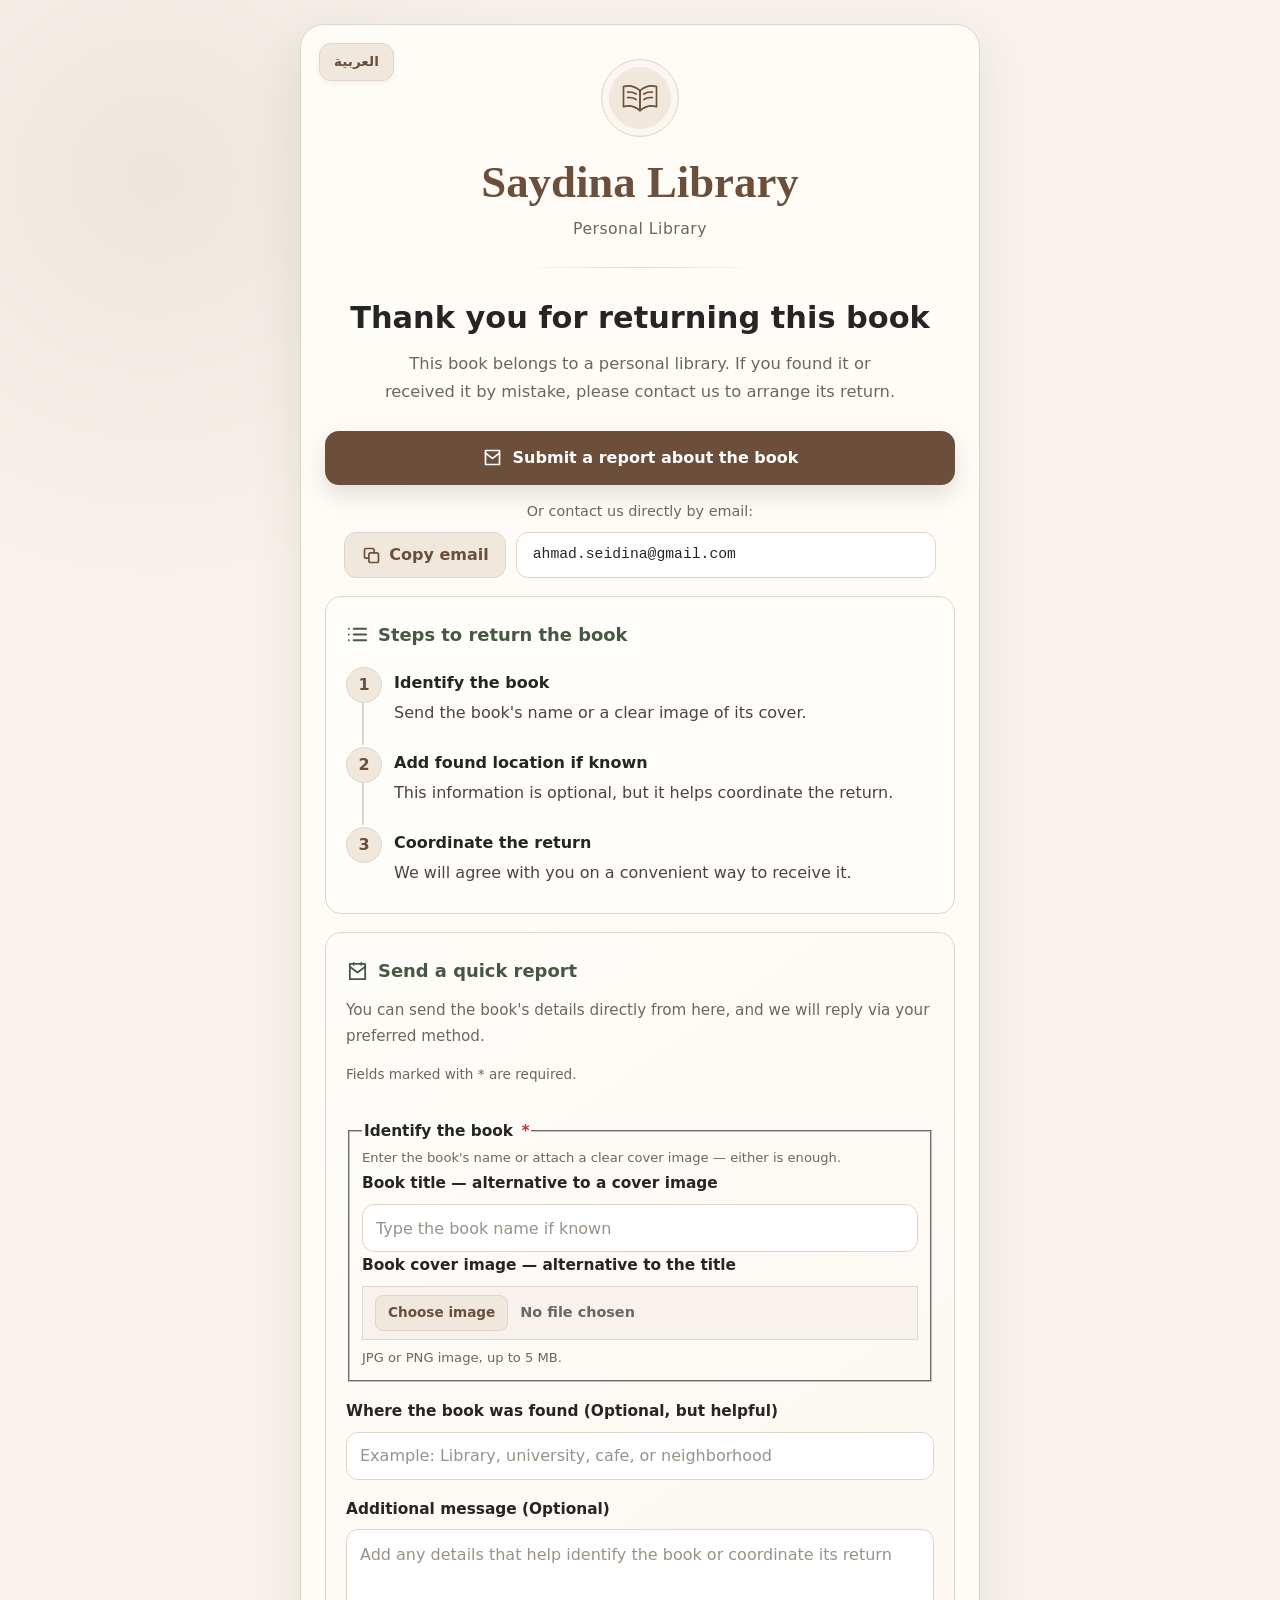
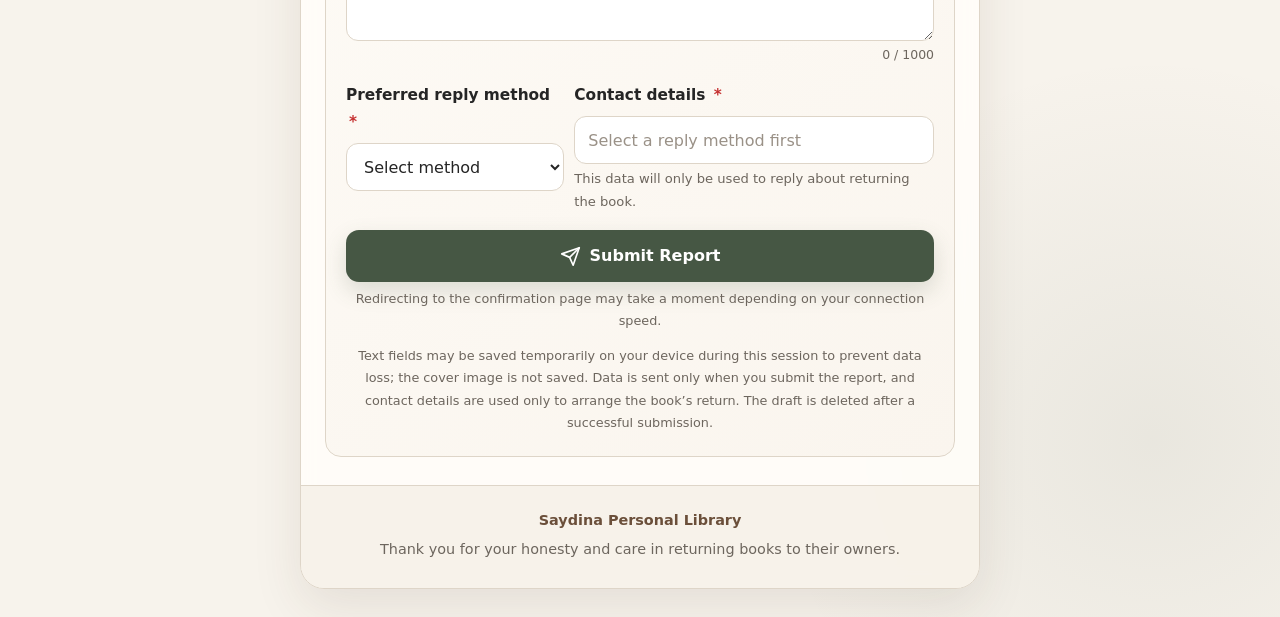
<file: index.html>
<!doctype html>
<html lang="ar" dir="rtl">

<head>
  <meta charset="utf-8">
  <meta name="viewport" content="width=device-width, initial-scale=1, viewport-fit=cover">
  <meta name="theme-color" content="#6B4F3A">
  <meta name="description" content="صفحة تواصل لإعادة كتاب من مكتبة شخصية إلى صاحبه.">
  <title>إعادة كتاب | مكتبة شخصية</title>

  <script>
    (function () {
      let savedLang = null;
      try {
        savedLang = localStorage.getItem("kutub-seidina:language");
      } catch (_) {
        savedLang = null;
      }
      const browserLang = (navigator.language || navigator.userLanguage || "ar").startsWith("ar") ? "ar" : "en";
      const activeLang = (savedLang === "ar" || savedLang === "en") ? savedLang : browserLang;
      document.documentElement.lang = activeLang;
      document.documentElement.dir = activeLang === "ar" ? "rtl" : "ltr";
      document.documentElement.classList.remove("ar-active", "en-active");
      document.documentElement.classList.add(activeLang + "-active");

      const titles = {
        ar: "إعادة كتاب | مكتبة سَيْدِنا",
        en: "Return a Book | Saydina Library"
      };
      document.title = titles[activeLang];

      document.documentElement.classList.add("i18n-pending");

      window.setTimeout(function () {
        document.documentElement.classList.remove("i18n-pending");
      }, 1500);
    })();
  </script>

  <link rel="preconnect" href="https://fonts.googleapis.com">
  <link rel="preconnect" href="https://fonts.gstatic.com" crossorigin>
  <link href="https://fonts.googleapis.com/css2?family=Amiri:wght@700&family=Tajawal:wght@400;500;700&display=swap"
    rel="stylesheet">

  <link rel="stylesheet" href="./assets/css/styles.css">
  <script src="./assets/js/i18n.js" defer></script>
  <script src="./assets/js/main.js" defer></script>
</head>

<body class="page-home">
  <div class="page">
    <div class="shell">
      <header class="hero">
        <button class="lang-switch" id="langSwitch" aria-label="Switch to English" lang="en" hidden>English</button>
        <div class="logo" aria-hidden="true">
          <svg viewBox="0 0 64 64" fill="none" stroke="currentColor" stroke-width="2.4" stroke-linecap="round"
            stroke-linejoin="round">
            <path d="M8 15.5c8.7-2.8 16.6-.7 24 5.8v29.2c-7.4-6.5-15.3-8.6-24-5.8V15.5Z" />
            <path d="M56 15.5c-8.7-2.8-16.6-.7-24 5.8v29.2c7.4-6.5 15.3-8.6 24-5.8V15.5Z" />
            <path
              d="M14 23.5c4.6-.8 8.6.2 12.4 2.7M14 31.5c4.6-.8 8.6.2 12.4 2.7M50 23.5c-4.6-.8-8.6.2-12.4 2.7M50 31.5c-4.6-.8-8.6.2-12.4 2.7" />
          </svg>
        </div>

        <h1 class="library-name" id="libraryName" data-i18n="libraryName">مكتبة سَيْدِنا</h1>
        <p class="library-type" data-i18n="libraryType">مكتبة شخصية</p>
      </header>

      <main>
        <section class="message" aria-labelledby="welcomeTitle">
          <h2 id="welcomeTitle" data-i18n="welcome.title">شكرًا لحرصك على إعادة هذا الكتاب</h2>
          <p data-i18n="welcome.desc">
            هذا الكتاب من مقتنيات مكتبة شخصية. إذا عثرت عليه أو وصل إليك بطريق الخطأ،
            يرجى التواصل معنا لترتيب إعادته.
          </p>
        </section>

        <div class="main-cta-wrap">
          <a class="primary-action" id="reportFormLink" href="#reportFormTitle">
            <svg viewBox="0 0 24 24" fill="none" stroke="currentColor" stroke-width="1.9" stroke-linecap="round"
              stroke-linejoin="round" aria-hidden="true">
              <path d="M4 4h16v16H4z" />
              <path d="m4 7 8 6 8-6" />
            </svg>
            <span data-i18n="mainCta">إرسال بلاغ عن الكتاب</span>
          </a>
        </div>

        <div class="email-alt-section">
          <p class="email-alt-label" data-i18n="emailAltLabel">أو تواصل معنا مباشرة عبر البريد الإلكتروني:</p>
          <div class="email-alt-row">
            <a class="email-address" id="emailButton"
              href="mailto:ahmad.seidina@gmail.com?subject=إعادة%20كتاب%20مفقود&amp;body=مرحباً،%0A%0Aعثرت%20على%20كتاب%20يحمل%20ختم%20مكتبتكم%20وأود%20ترتيب%20إعادته.%0A%0Aتفاصيل%20الكتاب:%0A-%20اسم%20الكتاب:%0A-%20مكان%20العثور%20عليه:%0A%0Aوشكرًا%20لكم.">
              <span id="emailAddress">ahmad.seidina@gmail.com</span>
            </a>
            <button class="copy-button" id="copyEmail" type="button">
              <svg viewBox="0 0 24 24" fill="none" stroke="currentColor" stroke-width="1.9" stroke-linecap="round"
                stroke-linejoin="round" aria-hidden="true">
                <rect x="9" y="9" width="11" height="11" rx="2" />
                <path d="M15 9V6a2 2 0 0 0-2-2H6a2 2 0 0 0-2 2v7a2 2 0 0 0 2 2h3" />
              </svg>
              <span data-i18n="copyEmail">نسخ البريد</span>
            </button>
          </div>
        </div>

        <section class="steps" aria-labelledby="stepsTitle">
          <h2 class="section-title" id="stepsTitle">
            <svg viewBox="0 0 24 24" fill="none" stroke="currentColor" stroke-width="1.9" stroke-linecap="round"
              stroke-linejoin="round" aria-hidden="true">
              <path d="M8 6h13M8 12h13M8 18h13" />
              <path d="M3 6h.01M3 12h.01M3 18h.01" />
            </svg>
            <span data-i18n="steps.title">خطوات إعادة الكتاب</span>
          </h2>

          <ol>
            <li>
              <span class="step-title" data-i18n="steps.step1.title">عرّفنا بالكتاب</span>
              <span class="step-description" data-i18n="steps.step1.desc">أرسل اسم الكتاب أو صورة واضحة لغلافه.</span>
            </li>
            <li>
              <span class="step-title" data-i18n="steps.step2.title">أضف مكان العثور إن كان معروفاً</span>
              <span class="step-description" data-i18n="steps.step2.desc">هذه المعلومة اختيارية، لكنها تساعد على ترتيب
                الإعادة.</span>
            </li>
            <li>
              <span class="step-title" data-i18n="steps.step3.title">نسّق طريقة الإعادة</span>
              <span class="step-description" data-i18n="steps.step3.desc">سنتفق معك على وسيلة مناسبة لاستلامه.</span>
            </li>
          </ol>
        </section>

        <section class="report-form-section" aria-labelledby="reportFormTitle">
          <h2 class="section-title" id="reportFormTitle" tabindex="-1">
            <svg viewBox="0 0 24 24" fill="none" stroke="currentColor" stroke-width="1.9" stroke-linecap="round"
              stroke-linejoin="round" aria-hidden="true">
              <path d="M4 4h16v16H4z" />
              <path d="m4 7 8 6 8-6" />
              <path d="M8 3v2M16 3v2" />
            </svg>
            <span data-i18n="form.title">إرسال بلاغ سريع</span>
          </h2>

          <p class="form-intro" data-i18n="form.description">
            يمكنك إرسال معلومات الكتاب مباشرة من هنا، وسنرد عليك عبر الوسيلة التي تختارها.
          </p>

          <form class="report-form" id="bookReportForm" action="https://formsubmit.co/ahmad.seidina@gmail.com"
            method="POST" enctype="multipart/form-data">
            <input type="hidden" id="submitLang" name="لغة الواجهة" value="العربية">
            <input type="hidden" id="submitSubject" name="_subject" value="بلاغ إعادة كتاب جديد">
            <input type="hidden" id="submitReplyMethod" name="وسيلة التواصل المفضلة" value="">
            <input type="hidden" name="_template" value="table">
            <input type="hidden" id="successRedirect" name="_next" value="https://kutub-seidina.github.io/thanks.html">
            <input type="text" name="_honey" tabindex="-1" autocomplete="off" style="display:none">
            <p class="required-note" data-i18n="form.requiredNote">الحقول المعلّمة بعلامة * مطلوبة.</p>

            <div id="formSummaryError" class="form-summary-error" role="alert" data-i18n="errors.summary" hidden>
              يرجى تصحيح الحقول المحددة أدناه.
            </div>

            <div id="draftNotice" class="draft-notice" aria-live="polite" hidden>
              <div class="draft-notice-content">
                <span class="draft-text" data-i18n="draftNotice.restored">استُعيدت مسودتك من هذه الجلسة.</span>
                <span class="draft-image-warning" id="draftImageWarning" data-i18n="draftNotice.imageWarning"
                  hidden>يرجى إعادة إرفاق صورة غلاف الكتاب.</span>
              </div>
              <button type="button" class="btn-clear-draft" id="clearDraftBtn" data-i18n="draftNotice.deleteBtn">حذف
                المسودة</button>
            </div>

            <fieldset id="bookIdentityGroup" aria-describedby="bookIdentityHint bookIdentityError">
              <legend class="form-legend"><span data-i18n="form.identity.legend">التعرّف على الكتاب</span> <span
                  class="required-asterisk" aria-hidden="true">*</span></legend>
              <p class="field-hint" id="bookIdentityHint" data-i18n="form.identity.hint">أدخل اسم الكتاب أو أرفق صورة
                واضحة لغلافه — يكفي أحدهما.</p>

              <div class="form-field" id="bookIdentityField">
                <label for="bookTitle" data-i18n="form.bookTitle.label">اسم الكتاب — بديل عن الصورة</label>
                <input id="bookTitle" name="اسم الكتاب" type="text" autocomplete="off" maxlength="150" dir="auto"
                  data-i18n-placeholder="form.bookTitle.placeholder" placeholder="اكتب اسم الكتاب إن كان معروفاً">
              </div>

              <div class="form-field" id="bookCoverField">
                <label for="bookCover" data-i18n="form.bookCover.label">صورة غلاف الكتاب — بديل عن الاسم</label>
                <div class="file-input-wrap">
                  <input class="file-input" id="bookCover" name="صورة غلاف الكتاب" type="file"
                    accept=".jpg,.jpeg,.png,image/jpeg,image/png" aria-describedby="bookCoverHint bookCoverError">
                  <label for="bookCover" class="custom-file-btn">
                    <span class="file-btn-text" data-i18n="form.bookCover.btn">اختيار صورة</span>
                    <span class="file-status-text" id="fileStatusText" data-i18n="form.bookCover.noFile">لم يتم اختيار
                      ملف</span>
                  </label>
                  <p class="field-hint" id="bookCoverHint" data-i18n="form.bookCover.hint">صورة JPG أو PNG، وبحجم لا
                    يتجاوز 5 ميجابايت.</p>
                  <p class="field-error" id="bookCoverError" hidden></p>
                  <div class="image-preview" id="imagePreview" aria-live="polite">
                    <img id="imagePreviewThumbnail"
                      src="data:image/svg+xml,%3Csvg xmlns='http://www.w3.org/2000/svg' viewBox='0 0 1 1'%3E%3C/svg%3E"
                      alt="معاينة صورة غلاف الكتاب" data-i18n-alt="form.imagePreviewAlt">
                    <div class="image-preview-details">
                      <span class="image-preview-text" id="imagePreviewName"></span>
                      <button class="remove-image" id="removeImage" type="button" data-i18n="form.removeImage">إزالة
                        الصورة</button>
                    </div>
                  </div>
                </div>
              </div>
              <p class="field-error" id="bookIdentityError" hidden></p>
            </fieldset>

            <div class="form-field" id="foundLocationField">
              <label for="foundLocation" data-i18n="form.foundLocation.label">مكان العثور على الكتاب (اختياري، موصى
                به)</label>
              <input id="foundLocation" name="مكان العثور على الكتاب" type="text" autocomplete="off" maxlength="200"
                dir="auto" data-i18n-placeholder="form.foundLocation.placeholder"
                placeholder="مثال: مكتبة، جامعة، مقهى أو حي">
            </div>

            <div class="form-field" id="reportMessageField">
              <label for="reportMessage"><span data-i18n="form.message.label">رسالة إضافية (اختياري)</span></label>
              <textarea id="reportMessage" name="الرسالة" maxlength="1000" dir="auto" aria-describedby="messageCounter"
                data-i18n-placeholder="form.message.placeholder"
                placeholder="أضف أي تفاصيل تساعد على التعرّف على الكتاب أو ترتيب إعادته"></textarea>
              <div class="counter-row" id="messageCounter" aria-live="polite">0 / 1000</div>
            </div>

            <div class="form-field" id="replyField">
              <div class="reply-grid">
                <div class="reply-control" id="replyMethodField">
                  <label for="replyMethod"><span data-i18n="form.replyMethod.label">وسيلة الرد المفضلة</span> <span
                      class="required-asterisk" aria-hidden="true">*</span></label>
                  <select id="replyMethod" aria-describedby="replyMethodError" required>
                    <option value="" selected disabled data-i18n="form.replyMethod.default">اختر الوسيلة</option>
                    <option value="email" data-i18n="form.replyMethod.email">البريد الإلكتروني</option>
                    <option value="phone" data-i18n="form.replyMethod.phone">واتساب أو اتصال</option>
                    <option value="telegram" data-i18n="form.replyMethod.telegram">تيليغرام</option>
                    <option value="other" data-i18n="form.replyMethod.other">وسيلة أخرى</option>
                  </select>
                  <p class="field-error" id="replyMethodError" hidden></p>
                </div>

                <div class="reply-control" id="replyContactField">
                  <label for="replyContact">
                    <span id="replyContactLabelText" data-i18n="form.replyContact.label.default">بيانات التواصل
                      للرد</span>
                    <span class="required-asterisk" aria-hidden="true">*</span>
                  </label>
                  <input id="replyContact" name="بيانات التواصل" type="text" autocomplete="off" maxlength="120"
                    aria-describedby="replyContactHint replyContactError"
                    data-i18n-placeholder="form.replyContact.placeholder.default" placeholder="اختر وسيلة الرد أولاً"
                    required>
                  <p class="field-hint" id="replyContactHint" data-i18n="form.replyContact.hint.default">لن تُستخدم هذه
                    البيانات إلا للرد بشأن إعادة الكتاب.</p>
                  <p class="field-error" id="replyContactError" hidden></p>
                </div>
              </div>
            </div>

            <button class="submit-report" id="submitReport" type="submit">
              <svg viewBox="0 0 24 24" fill="none" stroke="currentColor" stroke-width="1.9" stroke-linecap="round"
                stroke-linejoin="round" aria-hidden="true">
                <path d="m22 2-7 20-4-9-9-4Z" />
                <path d="M22 2 11 13" />
              </svg>
              <span class="submit-spinner" aria-hidden="true"></span>
              <span class="submit-label" data-i18n="form.submit">إرسال البلاغ</span>
            </button>
            <p class="submit-help" data-i18n="form.submit.help">قد يستغرق الانتقال لصفحة التأكيد لحظات تبعاً لسرعة
              الاتصال لديك.</p>

            <p class="form-note" data-i18n="form.privacy">
              قد تُحفظ الحقول النصية مؤقتًا على جهازك خلال هذه الجلسة لتجنّب فقدانها، دون حفظ صورة الغلاف.
              لا تُرسل البيانات إلا عند إرسال البلاغ، وتُستخدم بيانات التواصل فقط لترتيب إعادة الكتاب.
              تُحذف المسودة بعد نجاح الإرسال.
            </p>
          </form>
        </section>
      </main>

      <footer>
        <strong id="footerLibraryName" data-i18n="footer.libraryName">مكتبة سَيْدِنا الشخصية</strong>
        <span data-i18n="footer.text">شكرًا لأمانتك وحرصك على إعادة الكتب إلى أصحابها.</span>
      </footer>
    </div>

    <noscript>
      <div class="noscript">
        <p>بعض التحسينات، مثل معاينة الصورة والتحقق المخصص، تحتاج إلى JavaScript. يمكنك تعبئة النموذج باستخدام التحقق
          الأساسي للمتصفح، أو التواصل عبر البريد الإلكتروني الموضح أعلاه.</p>
        <p style="margin-top: 8px;">Some features, like image preview and custom validation, require JavaScript. You can
          fill the form using basic browser validation, or contact via the email shown above.</p>
      </div>
    </noscript>
  </div>

  <div class="toast" id="toast" role="status" aria-live="polite" data-i18n="toast.copied">تم نسخ البريد الإلكتروني</div>

  <!-- تم فصل المنطق البرمجي إلى assets/js/main.js -->
</body>

</html>
</file>
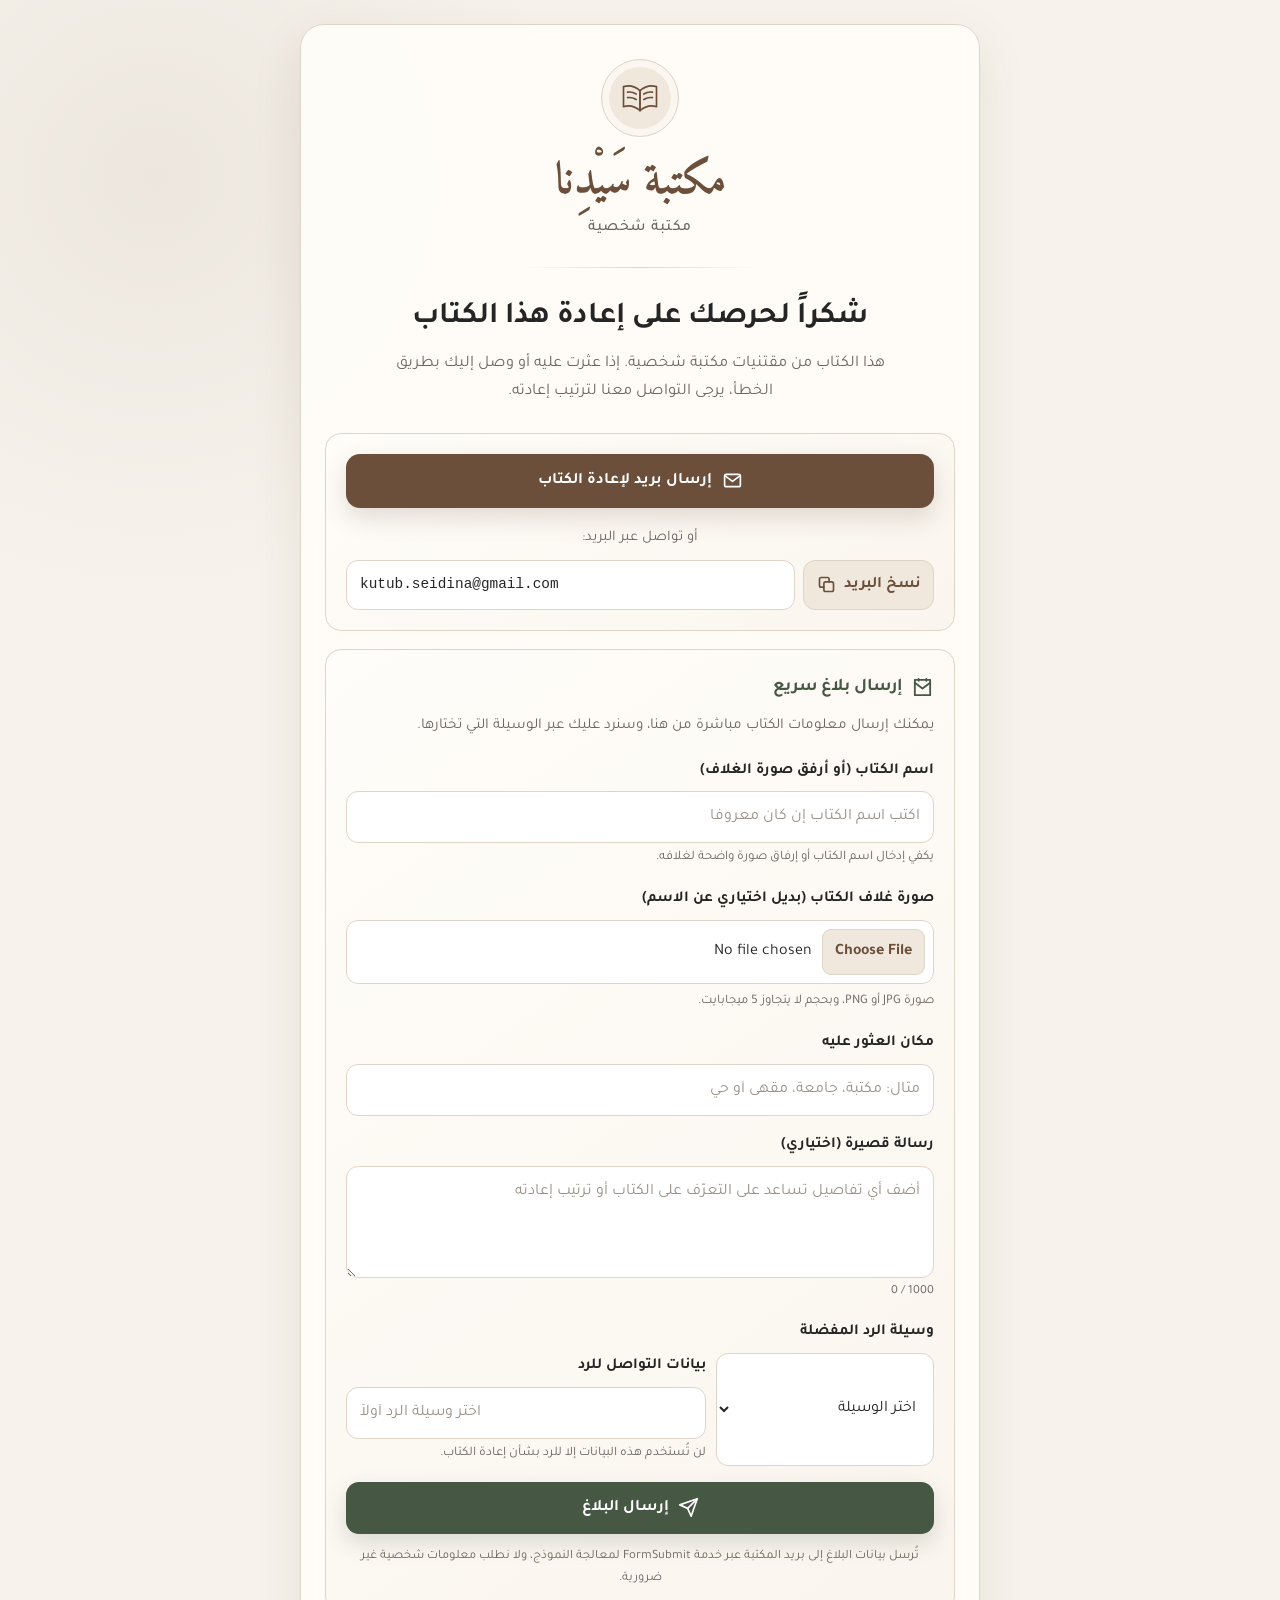
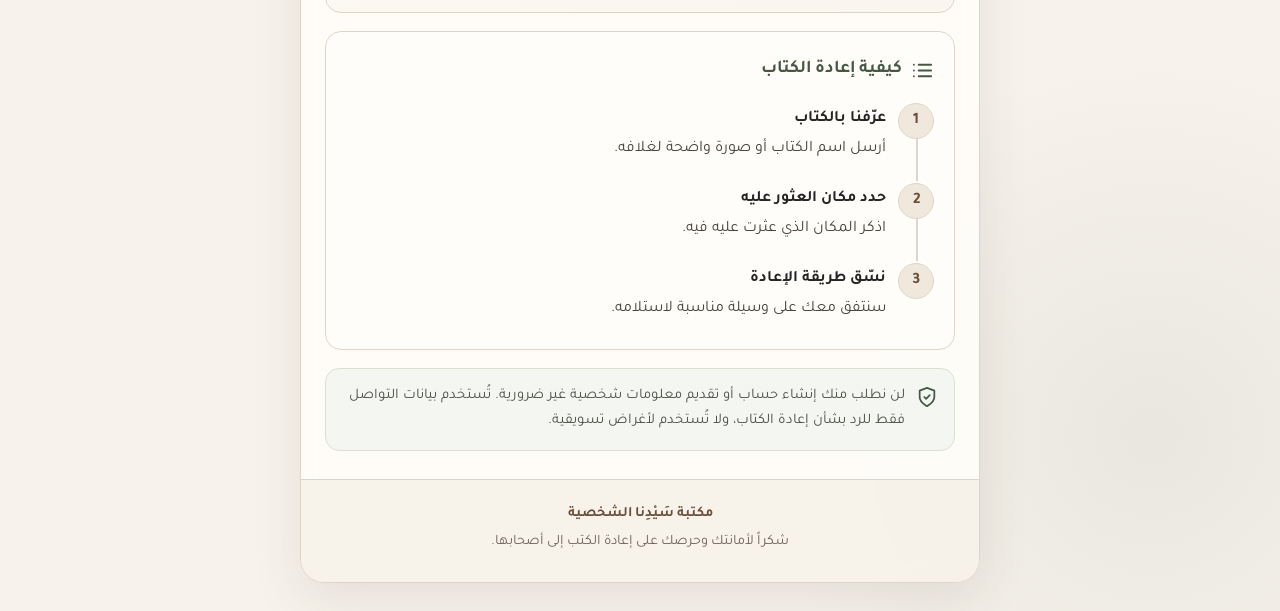
<file: index(6).html>
<!doctype html>
<html lang="ar" dir="rtl">
<head>
  <meta charset="utf-8">
  <meta name="viewport" content="width=device-width, initial-scale=1, viewport-fit=cover">
  <meta name="theme-color" content="#6B4F3A">
  <meta name="description" content="صفحة تواصل لإعادة كتاب من مكتبة شخصية إلى صاحبه.">
  <title>إعادة كتاب | مكتبة شخصية</title>

  <link rel="preconnect" href="https://fonts.googleapis.com">
  <link rel="preconnect" href="https://fonts.gstatic.com" crossorigin>
  <link href="https://fonts.googleapis.com/css2?family=Amiri:wght@700&family=Tajawal:wght@400;500;700&display=swap" rel="stylesheet">

  <style>
    :root {
      --paper: #F7F3EC;
      --card: #FFFDF9;
      --ink: #252525;
      --muted: #6D665E;
      --primary: #6B4F3A;
      --primary-hover: #563D2C;
      --olive: #465744;
      --border: #DED5C8;
      --soft: #F0E8DD;
      --success: #315B3B;
      --shadow: 0 18px 50px rgba(64, 45, 31, 0.10);
      --radius-lg: 24px;
      --radius-md: 16px;
      --focus: 0 0 0 4px rgba(107, 79, 58, 0.20);
    }

    * { box-sizing: border-box; }

    html { scroll-behavior: smooth; }

    body {
      margin: 0;
      min-height: 100vh;
      min-height: 100svh;
      color: var(--ink);
      background:
        radial-gradient(circle at 12% 8%, rgba(107, 79, 58, 0.08), transparent 26rem),
        radial-gradient(circle at 90% 92%, rgba(70, 87, 68, 0.08), transparent 24rem),
        var(--paper);
      font-family: "Tajawal", system-ui, -apple-system, "Segoe UI", sans-serif;
      line-height: 1.75;
      -webkit-font-smoothing: antialiased;
      text-rendering: optimizeLegibility;
    }

    button, a { font: inherit; }
    a { color: inherit; }

    .page {
      width: min(100% - 28px, 680px);
      margin-inline: auto;
      padding: max(24px, env(safe-area-inset-top)) 0 max(28px, env(safe-area-inset-bottom));
    }

    .shell {
      overflow: hidden;
      background: rgba(255, 253, 249, 0.92);
      border: 1px solid var(--border);
      border-radius: var(--radius-lg);
      box-shadow: var(--shadow);
      backdrop-filter: blur(10px);
    }

    .hero {
      position: relative;
      padding: 34px 24px 28px;
      text-align: center;
    }

    .hero::after {
      content: "";
      display: block;
      width: min(240px, 62%);
      height: 1px;
      margin: 24px auto 0;
      background: linear-gradient(90deg, transparent, var(--border), transparent);
    }

    .logo {
      display: grid;
      place-items: center;
      width: 78px;
      height: 78px;
      margin: 0 auto 16px;
      color: var(--primary);
      background: var(--soft);
      border: 1px solid var(--border);
      border-radius: 50%;
      box-shadow: inset 0 0 0 7px rgba(255, 253, 249, 0.72);
    }

    .logo svg { width: 44px; height: 44px; }

    .library-name {
      margin: 0;
      color: var(--primary);
      font-family: "Amiri", Georgia, serif;
      font-size: clamp(2rem, 8vw, 2.8rem);
      line-height: 1.3;
    }

    .library-type {
      margin: 4px 0 0;
      color: var(--muted);
      font-size: 0.98rem;
      font-weight: 500;
      letter-spacing: 0.03em;
    }

    main { padding: 0 24px 28px; }

    .message { text-align: center; }

    .message h2 {
      margin: 0 0 10px;
      font-size: clamp(1.45rem, 5vw, 1.9rem);
      line-height: 1.45;
    }

    .message p {
      max-width: 520px;
      margin: 0 auto;
      color: var(--muted);
      font-size: 1.02rem;
    }

    .contact {
      margin-top: 26px;
      padding: 20px;
      background: linear-gradient(145deg, #FFFDF9, #FAF5EE);
      border: 1px solid var(--border);
      border-radius: var(--radius-md);
    }

    .primary-action {
      display: inline-flex;
      align-items: center;
      justify-content: center;
      gap: 10px;
      width: 100%;
      min-height: 54px;
      padding: 13px 18px;
      color: #fff;
      background: var(--primary);
      border: 0;
      border-radius: 14px;
      text-decoration: none;
      font-weight: 700;
      box-shadow: 0 10px 24px rgba(107, 79, 58, 0.19);
      transition: transform 160ms ease, background 160ms ease, box-shadow 160ms ease;
    }

    .primary-action:hover {
      background: var(--primary-hover);
      box-shadow: 0 13px 28px rgba(107, 79, 58, 0.23);
      transform: translateY(-1px);
    }

    .primary-action:active { transform: translateY(0); }

    .primary-action:focus-visible,
    .copy-button:focus-visible {
      outline: none;
      box-shadow: var(--focus);
    }

    .primary-action svg,
    .copy-button svg {
      flex: 0 0 auto;
      width: 21px;
      height: 21px;
    }

    .email-label {
      margin: 18px 0 8px;
      color: var(--muted);
      text-align: center;
      font-size: 0.92rem;
    }

    .email-row {
      display: flex;
      align-items: stretch;
      gap: 8px;
      direction: ltr;
    }

    .email-address {
      display: flex;
      align-items: center;
      min-width: 0;
      flex: 1;
      padding: 11px 13px;
      overflow-wrap: anywhere;
      color: var(--ink);
      background: #fff;
      border: 1px solid var(--border);
      border-radius: 12px;
      font-family: ui-monospace, SFMono-Regular, Consolas, monospace;
      font-size: 0.9rem;
      text-align: left;
      user-select: all;
    }

    .copy-button {
      display: inline-flex;
      align-items: center;
      justify-content: center;
      gap: 7px;
      min-width: 94px;
      padding: 10px 12px;
      color: var(--primary);
      background: var(--soft);
      border: 1px solid var(--border);
      border-radius: 12px;
      cursor: pointer;
      font-weight: 700;
      transition: background 160ms ease, transform 160ms ease;
    }

    .copy-button:hover { background: #E9DED0; }
    .copy-button:active { transform: scale(0.98); }

    .steps {
      margin-top: 18px;
      padding: 22px 20px;
      background: var(--card);
      border: 1px solid var(--border);
      border-radius: var(--radius-md);
    }

    .section-title {
      display: flex;
      align-items: center;
      gap: 9px;
      margin: 0 0 15px;
      color: var(--olive);
      font-size: 1.12rem;
    }

    .section-title svg { width: 23px; height: 23px; }

    .steps ol {
      display: grid;
      gap: 0;
      margin: 0;
      padding: 0;
      list-style: none;
      counter-reset: return-steps;
    }

    .steps li {
      position: relative;
      min-height: 64px;
      padding: 4px 48px 18px 0;
      color: #49443F;
      counter-increment: return-steps;
    }

    .steps li:last-child {
      min-height: 46px;
      padding-bottom: 4px;
    }

    .steps li::before {
      content: counter(return-steps);
      position: absolute;
      z-index: 1;
      top: 2px;
      right: 0;
      display: grid;
      place-items: center;
      width: 34px;
      height: 34px;
      color: var(--primary);
      background: var(--soft);
      border: 1px solid var(--border);
      border-radius: 50%;
      font-weight: 700;
    }

    .steps li:not(:last-child)::after {
      content: "";
      position: absolute;
      top: 36px;
      right: 16px;
      bottom: 0;
      width: 2px;
      background: var(--border);
    }

    .step-title {
      display: block;
      margin-bottom: 2px;
      color: var(--ink);
      font-weight: 700;
    }

    .step-description {
      display: block;
      color: #49443F;
    }

    .report-form-section {
      margin-top: 18px;
      padding: 22px 20px;
      background: linear-gradient(145deg, #FFFDF9, #FAF5EE);
      border: 1px solid var(--border);
      border-radius: var(--radius-md);
    }

    .form-intro {
      margin: -5px 0 18px;
      color: var(--muted);
      font-size: 0.95rem;
    }

    .report-form {
      display: grid;
      gap: 16px;
    }

    .form-field {
      display: grid;
      gap: 7px;
    }

    .form-field label,
    .form-legend {
      color: var(--ink);
      font-weight: 700;
      font-size: 0.96rem;
    }

    .field-hint {
      margin: -3px 0 0;
      color: var(--muted);
      font-size: 0.82rem;
    }

    .form-field input,
    .form-field select,
    .form-field textarea {
      width: 100%;
      min-height: 48px;
      padding: 11px 13px;
      color: var(--ink);
      background: #fff;
      border: 1px solid var(--border);
      border-radius: 12px;
      outline: none;
      font: inherit;
      transition: border-color 160ms ease, box-shadow 160ms ease;
    }

    .form-field textarea {
      min-height: 112px;
      resize: vertical;
    }

    .form-field input:focus,
    .form-field select:focus,
    .form-field textarea:focus {
      border-color: var(--primary);
      box-shadow: var(--focus);
    }

    .form-field input::placeholder,
    .form-field textarea::placeholder {
      color: #9A9187;
    }

    .reply-grid {
      display: grid;
      grid-template-columns: minmax(0, 0.85fr) minmax(0, 1.4fr);
      gap: 10px;
    }

    .file-input-wrap {
      position: relative;
      display: grid;
      gap: 10px;
    }

    .file-input {
      padding: 8px !important;
      cursor: pointer;
    }

    .file-input::file-selector-button {
      margin-left: 10px;
      padding: 8px 12px;
      color: var(--primary);
      background: var(--soft);
      border: 1px solid var(--border);
      border-radius: 9px;
      cursor: pointer;
      font: inherit;
      font-weight: 700;
    }

    .image-preview {
      display: none;
      align-items: center;
      gap: 12px;
      padding: 10px;
      background: #fff;
      border: 1px solid var(--border);
      border-radius: 12px;
    }

    .image-preview.visible {
      display: flex;
    }

    .image-preview img {
      width: 64px;
      height: 64px;
      flex: 0 0 auto;
      object-fit: cover;
      border: 1px solid var(--border);
      border-radius: 10px;
    }

    .image-preview-text {
      min-width: 0;
      color: var(--muted);
      font-size: 0.84rem;
      overflow-wrap: anywhere;
    }

    .submit-report {
      display: inline-flex;
      align-items: center;
      justify-content: center;
      gap: 9px;
      width: 100%;
      min-height: 52px;
      padding: 12px 18px;
      color: #fff;
      background: var(--olive);
      border: 0;
      border-radius: 13px;
      cursor: pointer;
      font-weight: 700;
      box-shadow: 0 9px 22px rgba(70, 87, 68, 0.18);
      transition: transform 160ms ease, filter 160ms ease;
    }

    .submit-report:hover {
      filter: brightness(0.94);
      transform: translateY(-1px);
    }

    .submit-report:active {
      transform: translateY(0);
    }

    .submit-report:focus-visible {
      outline: none;
      box-shadow: 0 0 0 4px rgba(70, 87, 68, 0.22);
    }

    .submit-report svg {
      width: 21px;
      height: 21px;
    }

    .form-note {
      margin: -4px 0 0;
      color: var(--muted);
      text-align: center;
      font-size: 0.8rem;
    }



    /* تحسينات التحقق وتجربة نموذج البلاغ */
    .field-error {
      margin: -2px 0 0;
      color: #9B2C2C;
      font-size: 0.82rem;
      font-weight: 500;
    }

    .field-error[hidden] {
      display: none;
    }

    .form-field.has-error input,
    .form-field.has-error select,
    .form-field.has-error textarea {
      border-color: #B44B4B;
      box-shadow: 0 0 0 3px rgba(180, 75, 75, 0.12);
    }

    .reply-control {
      display: grid;
      gap: 7px;
      min-width: 0;
    }

    .counter-row {
      display: flex;
      justify-content: flex-end;
      margin-top: -4px;
      color: var(--muted);
      direction: ltr;
      font-size: 0.78rem;
    }

    .image-preview-details {
      display: grid;
      min-width: 0;
      flex: 1;
      gap: 5px;
    }

    .remove-image {
      justify-self: start;
      padding: 4px 9px;
      color: #8B3535;
      background: #FFF4F2;
      border: 1px solid #E8C3BE;
      border-radius: 8px;
      cursor: pointer;
      font: inherit;
      font-size: 0.78rem;
      font-weight: 700;
    }

    .remove-image:hover {
      background: #FCE9E6;
    }

    .submit-report:disabled {
      cursor: wait;
      filter: saturate(0.65);
      opacity: 0.78;
      transform: none;
    }

    .submit-spinner {
      display: none;
      width: 18px;
      height: 18px;
      border: 2px solid rgba(255, 255, 255, 0.42);
      border-top-color: #fff;
      border-radius: 50%;
      animation: submit-spin 750ms linear infinite;
    }

    .submit-report.is-loading > svg {
      display: none;
    }

    .submit-report.is-loading .submit-spinner {
      display: inline-block;
    }

    @keyframes submit-spin {
      to { transform: rotate(360deg); }
    }

    .privacy {
      display: flex;
      align-items: flex-start;
      gap: 11px;
      margin-top: 18px;
      padding: 15px 16px;
      color: #4C514A;
      background: #F4F6F1;
      border: 1px solid #D9E0D4;
      border-radius: 14px;
      font-size: 0.92rem;
    }

    .privacy svg {
      flex: 0 0 auto;
      width: 22px;
      height: 22px;
      margin-top: 2px;
      color: var(--olive);
    }

    .privacy p { margin: 0; }

    footer {
      padding: 22px 24px 26px;
      color: var(--muted);
      background: rgba(240, 232, 221, 0.52);
      border-top: 1px solid var(--border);
      text-align: center;
      font-size: 0.9rem;
    }

    footer strong {
      display: block;
      margin-bottom: 3px;
      color: var(--primary);
      font-weight: 700;
    }

    .toast {
      position: fixed;
      right: 50%;
      bottom: max(22px, env(safe-area-inset-bottom));
      z-index: 10;
      max-width: calc(100% - 32px);
      padding: 11px 16px;
      color: #fff;
      background: var(--success);
      border-radius: 999px;
      box-shadow: 0 10px 30px rgba(37, 37, 37, 0.2);
      opacity: 0;
      pointer-events: none;
      transform: translate(50%, 16px);
      transition: opacity 180ms ease, transform 180ms ease;
    }

    .toast.show {
      opacity: 1;
      transform: translate(50%, 0);
    }

    .noscript {
      margin: 12px 24px 24px;
      padding: 12px;
      color: #6B3D2E;
      background: #FFF2EC;
      border: 1px solid #EDC7B8;
      border-radius: 12px;
      text-align: center;
    }

    @media (max-width: 480px) {
      .page {
        width: min(100% - 18px, 680px);
        padding-top: 10px;
      }
      .shell { border-radius: 20px; }
      .hero { padding: 28px 18px 24px; }
      main { padding-inline: 16px; }
      .contact, .steps, .report-form-section { padding-inline: 15px; }
      .email-row { flex-direction: column; }
      .reply-grid { grid-template-columns: 1fr; }
      .copy-button { width: 100%; min-height: 46px; }
    }

    @media (prefers-reduced-motion: reduce) {
      html { scroll-behavior: auto; }
      *, *::before, *::after {
        transition-duration: 0.01ms !important;
        animation-duration: 0.01ms !important;
        animation-iteration-count: 1 !important;
      }
    }
  </style>
</head>

<body>
  <div class="page">
    <div class="shell">
      <header class="hero">
        <div class="logo" aria-hidden="true">
          <svg viewBox="0 0 64 64" fill="none" stroke="currentColor" stroke-width="2.4" stroke-linecap="round" stroke-linejoin="round">
            <path d="M8 15.5c8.7-2.8 16.6-.7 24 5.8v29.2c-7.4-6.5-15.3-8.6-24-5.8V15.5Z"/>
            <path d="M56 15.5c-8.7-2.8-16.6-.7-24 5.8v29.2c7.4-6.5 15.3-8.6 24-5.8V15.5Z"/>
            <path d="M14 23.5c4.6-.8 8.6.2 12.4 2.7M14 31.5c4.6-.8 8.6.2 12.4 2.7M50 23.5c-4.6-.8-8.6.2-12.4 2.7M50 31.5c-4.6-.8-8.6.2-12.4 2.7"/>
          </svg>
        </div>

        <h1 class="library-name" id="libraryName">مكتبة اسمك</h1>
        <p class="library-type">مكتبة شخصية</p>
      </header>

      <main>
        <section class="message" aria-labelledby="welcomeTitle">
          <h2 id="welcomeTitle">شكراً لحرصك على إعادة هذا الكتاب</h2>
          <p>
            هذا الكتاب من مقتنيات مكتبة شخصية. إذا عثرت عليه أو وصل إليك بطريق الخطأ،
            يرجى التواصل معنا لترتيب إعادته.
          </p>
        </section>

        <section class="contact" aria-label="وسائل التواصل">
          <a class="primary-action" id="emailButton" href="#">
            <svg viewBox="0 0 24 24" fill="none" stroke="currentColor" stroke-width="1.9" stroke-linecap="round" stroke-linejoin="round" aria-hidden="true">
              <rect x="3" y="5" width="18" height="14" rx="2"/>
              <path d="m4 7 8 6 8-6"/>
            </svg>
            <span>إرسال بريد لإعادة الكتاب</span>
          </a>

          <p class="email-label">أو تواصل عبر البريد:</p>

          <div class="email-row">
            <span class="email-address" id="emailAddress">kutub.name@gmail.com</span>
            <button class="copy-button" id="copyEmail" type="button">
              <svg viewBox="0 0 24 24" fill="none" stroke="currentColor" stroke-width="1.9" stroke-linecap="round" stroke-linejoin="round" aria-hidden="true">
                <rect x="9" y="9" width="11" height="11" rx="2"/>
                <path d="M15 9V6a2 2 0 0 0-2-2H6a2 2 0 0 0-2 2v7a2 2 0 0 0 2 2h3"/>
              </svg>
              <span>نسخ البريد</span>
            </button>
          </div>
        </section>

        <section class="report-form-section" aria-labelledby="reportFormTitle">
          <h2 class="section-title" id="reportFormTitle">
            <svg viewBox="0 0 24 24" fill="none" stroke="currentColor" stroke-width="1.9" stroke-linecap="round" stroke-linejoin="round" aria-hidden="true">
              <path d="M4 4h16v16H4z"/>
              <path d="m4 7 8 6 8-6"/>
              <path d="M8 3v2M16 3v2"/>
            </svg>
            إرسال بلاغ سريع
          </h2>

          <p class="form-intro">
            يمكنك إرسال معلومات الكتاب مباشرة من هنا، وسنرد عليك عبر الوسيلة التي تختارها.
          </p>

          <form
            class="report-form"
            id="bookReportForm"
            action="https://formsubmit.co/kutub.seidina@gmail.com"
            method="POST"
            enctype="multipart/form-data"
            novalidate
          >
            <input type="hidden" name="_subject" value="بلاغ جديد عن كتاب تم العثور عليه">
            <input type="hidden" name="_template" value="table">
            <input type="hidden" id="successRedirect" name="_next" value="https://kutub-seidina.github.io/thanks.html">
            <input type="text" name="_honey" tabindex="-1" autocomplete="off" style="display:none">

            <div class="form-field" id="bookIdentityField">
              <label for="bookTitle">اسم الكتاب <span aria-hidden="true">(أو أرفق صورة الغلاف)</span></label>
              <input
                id="bookTitle"
                name="اسم الكتاب"
                type="text"
                autocomplete="off"
                maxlength="150"
                aria-describedby="bookIdentityHint bookIdentityError"
                placeholder="اكتب اسم الكتاب إن كان معروفاً"
              >
              <p class="field-hint" id="bookIdentityHint">يكفي إدخال اسم الكتاب أو إرفاق صورة واضحة لغلافه.</p>
              <p class="field-error" id="bookIdentityError" role="alert" hidden></p>
            </div>

            <div class="form-field" id="bookCoverField">
              <label for="bookCover">صورة غلاف الكتاب <span aria-hidden="true">(بديل اختياري عن الاسم)</span></label>
              <div class="file-input-wrap">
                <input
                  class="file-input"
                  id="bookCover"
                  name="attachment"
                  type="file"
                  accept=".jpg,.jpeg,.png,image/jpeg,image/png"
                  aria-describedby="bookCoverHint bookCoverError"
                >
                <p class="field-hint" id="bookCoverHint">صورة JPG أو PNG، وبحجم لا يتجاوز 5 ميجابايت.</p>
                <p class="field-error" id="bookCoverError" role="alert" hidden></p>
                <div class="image-preview" id="imagePreview" aria-live="polite">
                  <img id="imagePreviewThumbnail" alt="معاينة صورة غلاف الكتاب">
                  <div class="image-preview-details">
                    <span class="image-preview-text" id="imagePreviewName"></span>
                    <button class="remove-image" id="removeImage" type="button">إزالة الصورة</button>
                  </div>
                </div>
              </div>
            </div>

            <div class="form-field" id="foundLocationField">
              <label for="foundLocation">مكان العثور عليه</label>
              <input
                id="foundLocation"
                name="مكان العثور على الكتاب"
                type="text"
                autocomplete="off"
                maxlength="200"
                aria-describedby="foundLocationError"
                placeholder="مثال: مكتبة، جامعة، مقهى أو حي"
                required
              >
              <p class="field-error" id="foundLocationError" role="alert" hidden></p>
            </div>

            <div class="form-field" id="reportMessageField">
              <label for="reportMessage">رسالة قصيرة <span aria-hidden="true">(اختياري)</span></label>
              <textarea
                id="reportMessage"
                name="الرسالة"
                maxlength="1000"
                aria-describedby="messageCounter"
                placeholder="أضف أي تفاصيل تساعد على التعرّف على الكتاب أو ترتيب إعادته"
              ></textarea>
              <div class="counter-row" id="messageCounter" aria-live="polite">0 / 1000</div>
            </div>

            <div class="form-field" id="replyField">
              <label for="replyMethod">وسيلة الرد المفضلة</label>
              <div class="reply-grid">
                <div class="reply-control" id="replyMethodField">
                  <select id="replyMethod" name="وسيلة الرد المفضلة" aria-describedby="replyMethodError" required>
                    <option value="" selected disabled>اختر الوسيلة</option>
                    <option value="البريد الإلكتروني">البريد الإلكتروني</option>
                    <option value="واتساب أو اتصال">واتساب أو اتصال</option>
                    <option value="تيليغرام">تيليغرام</option>
                    <option value="وسيلة أخرى">وسيلة أخرى</option>
                  </select>
                  <p class="field-error" id="replyMethodError" role="alert" hidden></p>
                </div>

                <div class="reply-control" id="replyContactField">
                  <label for="replyContact" id="replyContactLabel">بيانات التواصل للرد</label>
                  <input
                    id="replyContact"
                    name="بيانات التواصل للرد"
                    type="text"
                    autocomplete="off"
                    maxlength="120"
                    aria-describedby="replyContactHint replyContactError"
                    placeholder="اختر وسيلة الرد أولاً"
                    required
                    disabled
                  >
                  <p class="field-hint" id="replyContactHint">لن تُستخدم هذه البيانات إلا للرد بشأن إعادة الكتاب.</p>
                  <p class="field-error" id="replyContactError" role="alert" hidden></p>
                </div>
              </div>
            </div>

            <button class="submit-report" id="submitReport" type="submit">
              <svg viewBox="0 0 24 24" fill="none" stroke="currentColor" stroke-width="1.9" stroke-linecap="round" stroke-linejoin="round" aria-hidden="true">
                <path d="m22 2-7 20-4-9-9-4Z"/>
                <path d="M22 2 11 13"/>
              </svg>
              <span class="submit-spinner" aria-hidden="true"></span>
              <span class="submit-label">إرسال البلاغ</span>
            </button>

            <p class="form-note">
              تُرسل بيانات البلاغ إلى بريد المكتبة عبر خدمة FormSubmit لمعالجة النموذج،
              ولا نطلب معلومات شخصية غير ضرورية.
            </p>
          </form>
        </section>

        <section class="steps" aria-labelledby="stepsTitle">
          <h2 class="section-title" id="stepsTitle">
            <svg viewBox="0 0 24 24" fill="none" stroke="currentColor" stroke-width="1.9" stroke-linecap="round" stroke-linejoin="round" aria-hidden="true">
              <path d="M8 6h13M8 12h13M8 18h13"/>
              <path d="M3 6h.01M3 12h.01M3 18h.01"/>
            </svg>
            كيفية إعادة الكتاب
          </h2>

          <ol>
            <li>
              <span class="step-title">عرّفنا بالكتاب</span>
              <span class="step-description">أرسل اسم الكتاب أو صورة واضحة لغلافه.</span>
            </li>
            <li>
              <span class="step-title">حدد مكان العثور عليه</span>
              <span class="step-description">اذكر المكان الذي عثرت عليه فيه.</span>
            </li>
            <li>
              <span class="step-title">نسّق طريقة الإعادة</span>
              <span class="step-description">سنتفق معك على وسيلة مناسبة لاستلامه.</span>
            </li>
          </ol>
        </section>

        <aside class="privacy" aria-label="ملاحظة الخصوصية">
          <svg viewBox="0 0 24 24" fill="none" stroke="currentColor" stroke-width="1.9" stroke-linecap="round" stroke-linejoin="round" aria-hidden="true">
            <path d="M12 22s8-4 8-10V5l-8-3-8 3v7c0 6 8 10 8 10Z"/>
            <path d="m9 12 2 2 4-4"/>
          </svg>
          <p>
            لن نطلب منك إنشاء حساب أو تقديم معلومات شخصية غير ضرورية.
            تُستخدم بيانات التواصل فقط للرد بشأن إعادة الكتاب، ولا تُستخدم لأغراض تسويقية.
          </p>
        </aside>
      </main>

      <footer>
        <strong id="footerLibraryName">مكتبة اسمك الشخصية</strong>
        شكراً لأمانتك وحرصك على إعادة الكتب إلى أصحابها.
      </footer>
    </div>

    <noscript>
      <div class="noscript">
        يلزم تفعيل JavaScript لاستخدام زر نسخ البريد، ويمكنك مراسلتنا مباشرة عبر البريد الظاهر في الصفحة.
      </div>
    </noscript>
  </div>

  <div class="toast" id="toast" role="status" aria-live="polite">تم نسخ البريد الإلكتروني</div>

  <script>
    /*
      عدّل هاتين القيمتين فقط عند الحاجة:
      1) libraryName: اسمك أو اسم المكتبة
      2) email: البريد الإلكتروني المخصص للمكتبة
    */
    const CONFIG = {
      libraryName: 'سَيْدِنا',
      email: 'kutub.seidina@gmail.com'
    };

    const SITE_URL = "https://kutub-seidina.github.io";
    const MAX_IMAGE_SIZE = 5 * 1024 * 1024;
    const MAX_MESSAGE_LENGTH = 1000;

    const emailSubject = "العثور على كتاب من مكتبتكم";
    const emailBody = `السلام عليكم،

عثرت على كتاب يحمل ختم مكتبتكم، وأرغب في التنسيق لإعادته.

اسم الكتاب:
مكان العثور عليه:
وسيلة التواصل المناسبة:

وشكراً.`;

    const libraryName = document.getElementById("libraryName");
    const footerLibraryName = document.getElementById("footerLibraryName");
    const emailAddress = document.getElementById("emailAddress");
    const emailButton = document.getElementById("emailButton");
    const copyEmail = document.getElementById("copyEmail");
    const toast = document.getElementById("toast");
    const bookReportForm = document.getElementById("bookReportForm");
    const successRedirect = document.getElementById("successRedirect");
    const bookTitle = document.getElementById("bookTitle");
    const bookCover = document.getElementById("bookCover");
    const foundLocation = document.getElementById("foundLocation");
    const reportMessage = document.getElementById("reportMessage");
    const messageCounter = document.getElementById("messageCounter");
    const replyMethod = document.getElementById("replyMethod");
    const replyContact = document.getElementById("replyContact");
    const replyContactLabel = document.getElementById("replyContactLabel");
    const replyContactHint = document.getElementById("replyContactHint");
    const imagePreview = document.getElementById("imagePreview");
    const imagePreviewThumbnail = document.getElementById("imagePreviewThumbnail");
    const imagePreviewName = document.getElementById("imagePreviewName");
    const removeImage = document.getElementById("removeImage");
    const submitButton = document.getElementById("submitReport");
    const submitLabel = submitButton.querySelector(".submit-label");

    const errors = {
      bookIdentity: document.getElementById("bookIdentityError"),
      bookCover: document.getElementById("bookCoverError"),
      foundLocation: document.getElementById("foundLocationError"),
      replyMethod: document.getElementById("replyMethodError"),
      replyContact: document.getElementById("replyContactError")
    };

    libraryName.textContent = `مكتبة ${CONFIG.libraryName}`;
    footerLibraryName.textContent = `مكتبة ${CONFIG.libraryName} الشخصية`;
    emailAddress.textContent = CONFIG.email;
    bookReportForm.action = `https://formsubmit.co/${CONFIG.email}`;
    successRedirect.value = `${SITE_URL}/thanks.html`;

    const mailto =
      `mailto:${CONFIG.email}` +
      `?subject=${encodeURIComponent(emailSubject)}` +
      `&body=${encodeURIComponent(emailBody)}`;

    emailButton.href = mailto;

    let toastTimer;
    let previewObjectUrl = null;
    let selectedImageIsValid = false;
    let imageValidationPromise = Promise.resolve();
    let isSubmitting = false;

    function showToast(message) {
      toast.textContent = message;
      toast.classList.add("show");
      clearTimeout(toastTimer);
      toastTimer = setTimeout(() => toast.classList.remove("show"), 2200);
    }

    function getFieldContainer(control) {
      return control.closest(".reply-control") || control.closest(".form-field");
    }

    function setError(control, errorElement, message) {
      const container = getFieldContainer(control);
      if (container) container.classList.add("has-error");
      control.setAttribute("aria-invalid", "true");
      errorElement.textContent = message;
      errorElement.hidden = false;
    }

    function clearError(control, errorElement) {
      const container = getFieldContainer(control);
      if (container) container.classList.remove("has-error");
      control.removeAttribute("aria-invalid");
      errorElement.textContent = "";
      errorElement.hidden = true;
    }

    function normalizeDigits(value) {
      return value
        .replace(/[٠-٩]/g, digit => String("٠١٢٣٤٥٦٧٨٩".indexOf(digit)))
        .replace(/[۰-۹]/g, digit => String("۰۱۲۳۴۵۶۷۸۹".indexOf(digit)));
    }

    function cleanSingleLine(value) {
      return value.trim().replace(/\s+/g, " ");
    }

    function isValidEmail(value) {
      return /^[^\s@]+@[^\s@]+\.[^\s@]{2,}$/.test(value);
    }

    function normalizePhoneForDisplay(value) {
      return normalizeDigits(value)
        .replace(/[–—−]/g, "-")
        .trim()
        .replace(/\s+/g, " ");
    }

    function isValidPhone(value) {
      const normalized = normalizePhoneForDisplay(value);
      if (!/^[+]?([0-9()\s-]+)$/.test(normalized)) return false;
      if ((normalized.match(/\+/g) || []).length > 1) return false;
      if (normalized.includes("+") && !normalized.startsWith("+")) return false;
      const digits = normalized.replace(/\D/g, "");
      return digits.length >= 8 && digits.length <= 15;
    }

    function isValidTelegram(value) {
      const username = /^@[A-Za-z0-9_]{5,32}$/;
      const link = /^https:\/\/t\.me\/[A-Za-z0-9_]{5,32}\/?$/i;
      return username.test(value) || link.test(value);
    }

    function formatFileSize(bytes) {
      return `${(bytes / (1024 * 1024)).toFixed(bytes < 1024 * 1024 ? 2 : 1)} ميجابايت`;
    }

    function resetImagePreview({ clearInput = false, clearValidation = true } = {}) {
      if (previewObjectUrl) {
        URL.revokeObjectURL(previewObjectUrl);
        previewObjectUrl = null;
      }
      imagePreview.classList.remove("visible");
      imagePreviewThumbnail.removeAttribute("src");
      imagePreviewName.textContent = "";
      selectedImageIsValid = false;
      if (clearInput) bookCover.value = "";
      if (clearValidation) clearError(bookCover, errors.bookCover);
    }

    async function hasValidImageSignature(file) {
      const bytes = new Uint8Array(await file.slice(0, 12).arrayBuffer());
      const isJpeg = bytes.length >= 3 && bytes[0] === 0xFF && bytes[1] === 0xD8 && bytes[2] === 0xFF;
      const isPng = bytes.length >= 8 &&
        bytes[0] === 0x89 && bytes[1] === 0x50 && bytes[2] === 0x4E && bytes[3] === 0x47 &&
        bytes[4] === 0x0D && bytes[5] === 0x0A && bytes[6] === 0x1A && bytes[7] === 0x0A;
      return isJpeg || isPng;
    }

    async function canDecodeImage(file) {
      if ("createImageBitmap" in window) {
        const bitmap = await createImageBitmap(file);
        const valid = bitmap.width > 0 && bitmap.height > 0;
        bitmap.close();
        return valid;
      }

      return new Promise((resolve, reject) => {
        const url = URL.createObjectURL(file);
        const image = new Image();
        image.onload = () => {
          const valid = image.naturalWidth > 0 && image.naturalHeight > 0;
          URL.revokeObjectURL(url);
          resolve(valid);
        };
        image.onerror = () => {
          URL.revokeObjectURL(url);
          reject(new Error("Invalid image"));
        };
        image.src = url;
      });
    }

    async function validateSelectedImage() {
      resetImagePreview({ clearInput: false, clearValidation: true });
      const [file] = bookCover.files;
      if (!file) return true;

      if (file.size === 0) {
        setError(bookCover, errors.bookCover, "ملف الصورة فارغ أو تالف.");
        bookCover.value = "";
        return false;
      }

      if (file.size > MAX_IMAGE_SIZE) {
        setError(bookCover, errors.bookCover, "حجم الصورة يتجاوز 5 ميجابايت.");
        bookCover.value = "";
        showToast("اختر صورة لا يتجاوز حجمها 5 ميجابايت");
        return false;
      }

      const extensionIsValid = /\.(jpe?g|png)$/i.test(file.name);
      const mimeIsValid = file.type === "image/jpeg" || file.type === "image/png" || file.type === "";

      try {
        const signatureIsValid = await hasValidImageSignature(file);
        if (!extensionIsValid || !mimeIsValid || !signatureIsValid || !(await canDecodeImage(file))) {
          throw new Error("Unsupported image");
        }
      } catch {
        setError(bookCover, errors.bookCover, "صيغة الصورة غير مدعومة. استخدم JPG أو PNG سليمة.");
        bookCover.value = "";
        return false;
      }

      selectedImageIsValid = true;
      previewObjectUrl = URL.createObjectURL(file);
      imagePreviewThumbnail.src = previewObjectUrl;
      imagePreviewName.textContent = `${file.name} — ${formatFileSize(file.size)}`;
      imagePreview.classList.add("visible");
      clearError(bookCover, errors.bookCover);
      clearError(bookTitle, errors.bookIdentity);
      return true;
    }

    function updateReplyContactField() {
      clearError(replyMethod, errors.replyMethod);
      clearError(replyContact, errors.replyContact);
      replyContact.disabled = !replyMethod.value;
      replyContact.removeAttribute("pattern");
      replyContact.removeAttribute("inputmode");
      replyContact.dir = "ltr";

      switch (replyMethod.value) {
        case "البريد الإلكتروني":
          replyContactLabel.textContent = "البريد الإلكتروني";
          replyContact.type = "email";
          replyContact.inputMode = "email";
          replyContact.autocomplete = "email";
          replyContact.placeholder = "name@example.com";
          replyContactHint.textContent = "أدخل بريداً يمكننا الرد عليه بشأن إعادة الكتاب.";
          break;
        case "واتساب أو اتصال":
          replyContactLabel.textContent = "رقم الهاتف أو واتساب";
          replyContact.type = "tel";
          replyContact.inputMode = "tel";
          replyContact.autocomplete = "tel";
          replyContact.placeholder = "+966 50 123 4567";
          replyContactHint.textContent = "يمكن كتابة رمز الدولة والمسافات والشرطات، دون حروف.";
          break;
        case "تيليغرام":
          replyContactLabel.textContent = "اسم مستخدم تيليغرام";
          replyContact.type = "text";
          replyContact.inputMode = "text";
          replyContact.autocomplete = "off";
          replyContact.placeholder = "@username أو https://t.me/username";
          replyContactHint.textContent = "اكتب اسم المستخدم مسبوقاً بـ @ أو رابط t.me الكامل.";
          break;
        case "وسيلة أخرى":
          replyContactLabel.textContent = "وسيلة التواصل وتفاصيلها";
          replyContact.type = "text";
          replyContact.inputMode = "text";
          replyContact.autocomplete = "off";
          replyContact.placeholder = "مثال: حساب Signal باسم ...";
          replyContactHint.textContent = "اكتب وصفاً واضحاً لوسيلة التواصل، بخمسة أحرف على الأقل.";
          break;
        default:
          replyContactLabel.textContent = "بيانات التواصل للرد";
          replyContact.type = "text";
          replyContact.autocomplete = "off";
          replyContact.placeholder = "اختر وسيلة الرد أولاً";
          replyContactHint.textContent = "لن تُستخدم هذه البيانات إلا للرد بشأن إعادة الكتاب.";
      }
    }

    function validateBookIdentity() {
      const hasTitle = cleanSingleLine(bookTitle.value).length > 0;
      const hasImage = selectedImageIsValid && bookCover.files.length > 0;
      if (!hasTitle && !hasImage) {
        setError(bookTitle, errors.bookIdentity, "اكتب اسم الكتاب أو أرفق صورة الغلاف.");
        return false;
      }
      clearError(bookTitle, errors.bookIdentity);
      return true;
    }

    function validateFoundLocation() {
      const value = cleanSingleLine(foundLocation.value);
      if (!value) {
        setError(foundLocation, errors.foundLocation, "اذكر المكان الذي عثرت فيه على الكتاب.");
        return false;
      }
      clearError(foundLocation, errors.foundLocation);
      return true;
    }

    function validateReplyMethod() {
      if (!replyMethod.value) {
        setError(replyMethod, errors.replyMethod, "اختر الطريقة التي تفضل أن نتواصل بها معك.");
        return false;
      }
      clearError(replyMethod, errors.replyMethod);
      return true;
    }

    function validateReplyContact() {
      const method = replyMethod.value;
      let value = replyContact.value.trim();

      if (!method) return false;
      if (!value) {
        setError(replyContact, errors.replyContact, "أدخل بيانات التواصل المناسبة للوسيلة المختارة.");
        return false;
      }

      if (method === "البريد الإلكتروني") {
        if (!isValidEmail(value)) {
          setError(replyContact, errors.replyContact, "أدخل بريداً إلكترونياً صحيحاً.");
          return false;
        }
      } else if (method === "واتساب أو اتصال") {
        value = normalizePhoneForDisplay(value);
        replyContact.value = value;
        if (!isValidPhone(value)) {
          setError(replyContact, errors.replyContact, "أدخل رقم هاتف صحيحاً دون حروف، ويمكن إضافة رمز الدولة.");
          return false;
        }
      } else if (method === "تيليغرام") {
        if (!isValidTelegram(value)) {
          setError(replyContact, errors.replyContact, "أدخل اسم مستخدم مثل @username أو رابط https://t.me/username.");
          return false;
        }
      } else if (method === "وسيلة أخرى") {
        if (cleanSingleLine(value).length < 5) {
          setError(replyContact, errors.replyContact, "اكتب وصفاً واضحاً لوسيلة التواصل، بخمسة أحرف على الأقل.");
          return false;
        }
      }

      clearError(replyContact, errors.replyContact);
      return true;
    }

    function getFirstInvalidControl(results) {
      if (!results.bookIdentity) return bookTitle;
      if (!results.image) return bookCover;
      if (!results.location) return foundLocation;
      if (!results.method) return replyMethod;
      if (!results.contact) return replyContact;
      return null;
    }

    async function copyEmailAddress() {
      try {
        await navigator.clipboard.writeText(CONFIG.email);
        showToast("تم نسخ البريد الإلكتروني");
      } catch {
        const range = document.createRange();
        range.selectNodeContents(emailAddress);
        const selection = window.getSelection();
        selection.removeAllRanges();
        selection.addRange(range);

        try {
          document.execCommand("copy");
          selection.removeAllRanges();
          showToast("تم نسخ البريد الإلكتروني");
        } catch {
          showToast("تعذر النسخ؛ حدّد البريد وانسخه يدوياً");
        }
      }
    }

    bookCover.addEventListener("change", () => {
      imageValidationPromise = validateSelectedImage();
    });

    removeImage.addEventListener("click", () => {
      resetImagePreview({ clearInput: true, clearValidation: true });
      if (!cleanSingleLine(bookTitle.value)) {
        setError(bookTitle, errors.bookIdentity, "اكتب اسم الكتاب أو أرفق صورة الغلاف.");
      }
      bookCover.focus();
    });

    bookTitle.addEventListener("input", () => {
      if (cleanSingleLine(bookTitle.value) || selectedImageIsValid) {
        clearError(bookTitle, errors.bookIdentity);
      }
    });

    foundLocation.addEventListener("input", () => {
      if (cleanSingleLine(foundLocation.value)) clearError(foundLocation, errors.foundLocation);
    });

    reportMessage.addEventListener("input", () => {
      messageCounter.textContent = `${reportMessage.value.length} / ${MAX_MESSAGE_LENGTH}`;
    });

    replyMethod.addEventListener("change", () => {
      updateReplyContactField();
      replyContact.focus();
    });

    replyContact.addEventListener("input", () => clearError(replyContact, errors.replyContact));
    replyContact.addEventListener("blur", () => {
      if (replyMethod.value === "واتساب أو اتصال") {
        replyContact.value = normalizePhoneForDisplay(replyContact.value);
      }
    });

    bookReportForm.addEventListener("submit", async event => {
      event.preventDefault();
      if (isSubmitting) return;
      isSubmitting = true;

      try {
        await imageValidationPromise;

        bookTitle.value = cleanSingleLine(bookTitle.value);
        foundLocation.value = cleanSingleLine(foundLocation.value);
        reportMessage.value = reportMessage.value.trim();

        const results = {
          bookIdentity: validateBookIdentity(),
          image: !bookCover.files.length || selectedImageIsValid,
          location: validateFoundLocation(),
          method: validateReplyMethod(),
          contact: validateReplyContact()
        };

        if (!results.image) {
          setError(bookCover, errors.bookCover, "استخدم صورة JPG أو PNG سليمة لا تتجاوز 5 ميجابايت.");
        }

        const firstInvalid = getFirstInvalidControl(results);
        if (firstInvalid) {
          isSubmitting = false;
          firstInvalid.focus();
          firstInvalid.scrollIntoView({ behavior: "smooth", block: "center" });
          return;
        }

        submitButton.disabled = true;
        submitButton.classList.add("is-loading");
        submitLabel.textContent = "جارٍ إرسال البلاغ…";

        HTMLFormElement.prototype.submit.call(bookReportForm);
      } catch {
        isSubmitting = false;
        submitButton.disabled = false;
        submitButton.classList.remove("is-loading");
        submitLabel.textContent = "إرسال البلاغ";
        showToast("تعذر تجهيز البلاغ. حاول مرة أخرى.");
      }
    });

    window.addEventListener("pageshow", () => {
      isSubmitting = false;
      submitButton.disabled = false;
      submitButton.classList.remove("is-loading");
      submitLabel.textContent = "إرسال البلاغ";
    });

    copyEmail.addEventListener("click", copyEmailAddress);
    updateReplyContactField();
  </script>
</body>
</html>
</file>
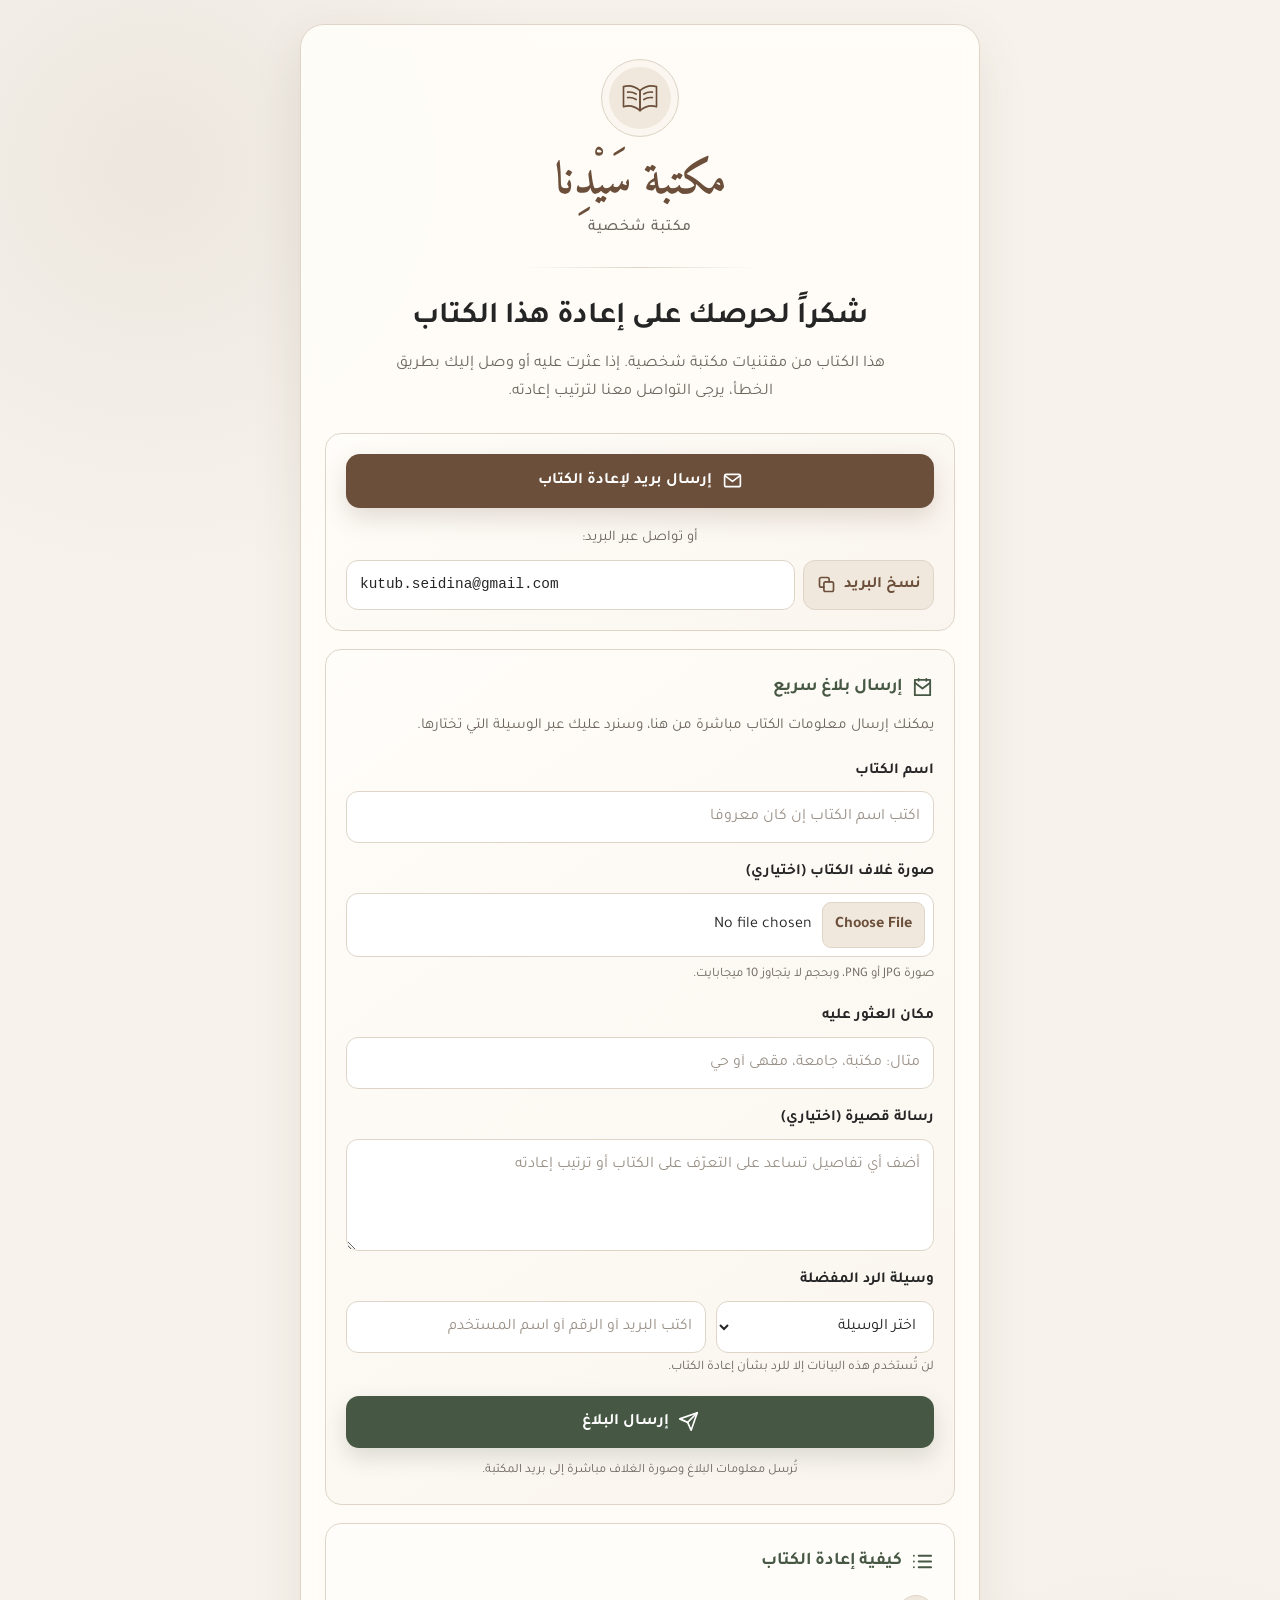
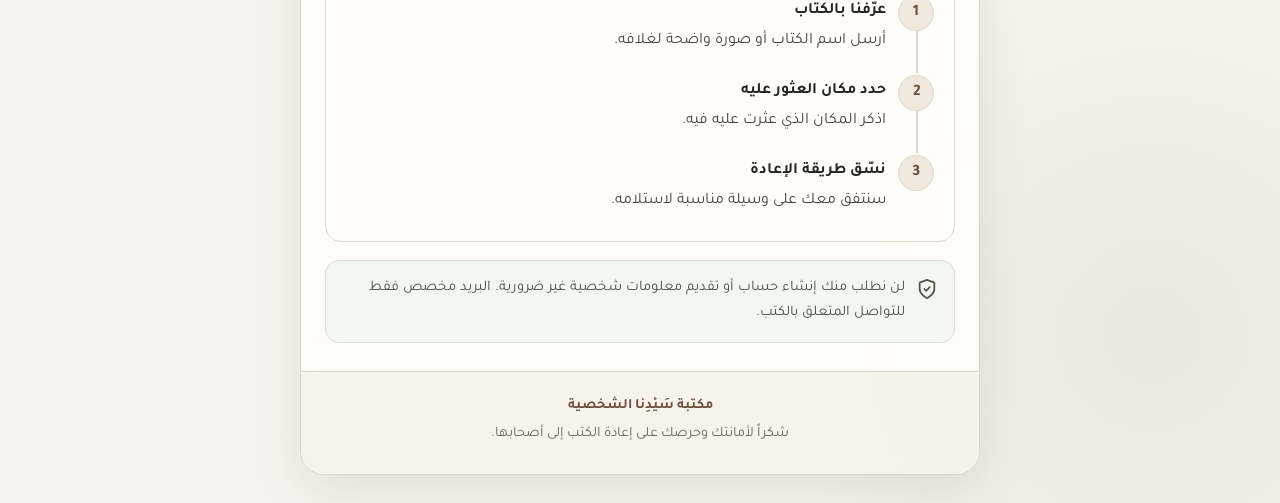
<file: preview.html>
<!doctype html>
<html lang="ar" dir="rtl">
<head>
  <meta charset="utf-8">
  <meta name="viewport" content="width=device-width, initial-scale=1, viewport-fit=cover">
  <meta name="theme-color" content="#6B4F3A">
  <meta name="description" content="صفحة تواصل لإعادة كتاب من مكتبة شخصية إلى صاحبه.">
  <title>إعادة كتاب | مكتبة شخصية</title>

  <link rel="preconnect" href="https://fonts.googleapis.com">
  <link rel="preconnect" href="https://fonts.gstatic.com" crossorigin>
  <link href="https://fonts.googleapis.com/css2?family=Amiri:wght@700&family=Tajawal:wght@400;500;700&display=swap" rel="stylesheet">

  <style>
    :root {
      --paper: #F7F3EC;
      --card: #FFFDF9;
      --ink: #252525;
      --muted: #6D665E;
      --primary: #6B4F3A;
      --primary-hover: #563D2C;
      --olive: #465744;
      --border: #DED5C8;
      --soft: #F0E8DD;
      --success: #315B3B;
      --shadow: 0 18px 50px rgba(64, 45, 31, 0.10);
      --radius-lg: 24px;
      --radius-md: 16px;
      --focus: 0 0 0 4px rgba(107, 79, 58, 0.20);
    }

    * { box-sizing: border-box; }

    html { scroll-behavior: smooth; }

    body {
      margin: 0;
      min-height: 100vh;
      min-height: 100svh;
      color: var(--ink);
      background:
        radial-gradient(circle at 12% 8%, rgba(107, 79, 58, 0.08), transparent 26rem),
        radial-gradient(circle at 90% 92%, rgba(70, 87, 68, 0.08), transparent 24rem),
        var(--paper);
      font-family: "Tajawal", system-ui, -apple-system, "Segoe UI", sans-serif;
      line-height: 1.75;
      -webkit-font-smoothing: antialiased;
      text-rendering: optimizeLegibility;
    }

    button, a { font: inherit; }
    a { color: inherit; }

    .page {
      width: min(100% - 28px, 680px);
      margin-inline: auto;
      padding: max(24px, env(safe-area-inset-top)) 0 max(28px, env(safe-area-inset-bottom));
    }

    .shell {
      overflow: hidden;
      background: rgba(255, 253, 249, 0.92);
      border: 1px solid var(--border);
      border-radius: var(--radius-lg);
      box-shadow: var(--shadow);
      backdrop-filter: blur(10px);
    }

    .hero {
      position: relative;
      padding: 34px 24px 28px;
      text-align: center;
    }

    .hero::after {
      content: "";
      display: block;
      width: min(240px, 62%);
      height: 1px;
      margin: 24px auto 0;
      background: linear-gradient(90deg, transparent, var(--border), transparent);
    }

    .logo {
      display: grid;
      place-items: center;
      width: 78px;
      height: 78px;
      margin: 0 auto 16px;
      color: var(--primary);
      background: var(--soft);
      border: 1px solid var(--border);
      border-radius: 50%;
      box-shadow: inset 0 0 0 7px rgba(255, 253, 249, 0.72);
    }

    .logo svg { width: 44px; height: 44px; }

    .library-name {
      margin: 0;
      color: var(--primary);
      font-family: "Amiri", Georgia, serif;
      font-size: clamp(2rem, 8vw, 2.8rem);
      line-height: 1.3;
    }

    .library-type {
      margin: 4px 0 0;
      color: var(--muted);
      font-size: 0.98rem;
      font-weight: 500;
      letter-spacing: 0.03em;
    }

    main { padding: 0 24px 28px; }

    .message { text-align: center; }

    .message h2 {
      margin: 0 0 10px;
      font-size: clamp(1.45rem, 5vw, 1.9rem);
      line-height: 1.45;
    }

    .message p {
      max-width: 520px;
      margin: 0 auto;
      color: var(--muted);
      font-size: 1.02rem;
    }

    .contact {
      margin-top: 26px;
      padding: 20px;
      background: linear-gradient(145deg, #FFFDF9, #FAF5EE);
      border: 1px solid var(--border);
      border-radius: var(--radius-md);
    }

    .primary-action {
      display: inline-flex;
      align-items: center;
      justify-content: center;
      gap: 10px;
      width: 100%;
      min-height: 54px;
      padding: 13px 18px;
      color: #fff;
      background: var(--primary);
      border: 0;
      border-radius: 14px;
      text-decoration: none;
      font-weight: 700;
      box-shadow: 0 10px 24px rgba(107, 79, 58, 0.19);
      transition: transform 160ms ease, background 160ms ease, box-shadow 160ms ease;
    }

    .primary-action:hover {
      background: var(--primary-hover);
      box-shadow: 0 13px 28px rgba(107, 79, 58, 0.23);
      transform: translateY(-1px);
    }

    .primary-action:active { transform: translateY(0); }

    .primary-action:focus-visible,
    .copy-button:focus-visible {
      outline: none;
      box-shadow: var(--focus);
    }

    .primary-action svg,
    .copy-button svg {
      flex: 0 0 auto;
      width: 21px;
      height: 21px;
    }

    .email-label {
      margin: 18px 0 8px;
      color: var(--muted);
      text-align: center;
      font-size: 0.92rem;
    }

    .email-row {
      display: flex;
      align-items: stretch;
      gap: 8px;
      direction: ltr;
    }

    .email-address {
      display: flex;
      align-items: center;
      min-width: 0;
      flex: 1;
      padding: 11px 13px;
      overflow-wrap: anywhere;
      color: var(--ink);
      background: #fff;
      border: 1px solid var(--border);
      border-radius: 12px;
      font-family: ui-monospace, SFMono-Regular, Consolas, monospace;
      font-size: 0.9rem;
      text-align: left;
      user-select: all;
    }

    .copy-button {
      display: inline-flex;
      align-items: center;
      justify-content: center;
      gap: 7px;
      min-width: 94px;
      padding: 10px 12px;
      color: var(--primary);
      background: var(--soft);
      border: 1px solid var(--border);
      border-radius: 12px;
      cursor: pointer;
      font-weight: 700;
      transition: background 160ms ease, transform 160ms ease;
    }

    .copy-button:hover { background: #E9DED0; }
    .copy-button:active { transform: scale(0.98); }

    .steps {
      margin-top: 18px;
      padding: 22px 20px;
      background: var(--card);
      border: 1px solid var(--border);
      border-radius: var(--radius-md);
    }

    .section-title {
      display: flex;
      align-items: center;
      gap: 9px;
      margin: 0 0 15px;
      color: var(--olive);
      font-size: 1.12rem;
    }

    .section-title svg { width: 23px; height: 23px; }

    .steps ol {
      display: grid;
      gap: 0;
      margin: 0;
      padding: 0;
      list-style: none;
      counter-reset: return-steps;
    }

    .steps li {
      position: relative;
      min-height: 64px;
      padding: 4px 48px 18px 0;
      color: #49443F;
      counter-increment: return-steps;
    }

    .steps li:last-child {
      min-height: 46px;
      padding-bottom: 4px;
    }

    .steps li::before {
      content: counter(return-steps);
      position: absolute;
      z-index: 1;
      top: 2px;
      right: 0;
      display: grid;
      place-items: center;
      width: 34px;
      height: 34px;
      color: var(--primary);
      background: var(--soft);
      border: 1px solid var(--border);
      border-radius: 50%;
      font-weight: 700;
    }

    .steps li:not(:last-child)::after {
      content: "";
      position: absolute;
      top: 36px;
      right: 16px;
      bottom: 0;
      width: 2px;
      background: var(--border);
    }

    .step-title {
      display: block;
      margin-bottom: 2px;
      color: var(--ink);
      font-weight: 700;
    }

    .step-description {
      display: block;
      color: #49443F;
    }

    .report-form-section {
      margin-top: 18px;
      padding: 22px 20px;
      background: linear-gradient(145deg, #FFFDF9, #FAF5EE);
      border: 1px solid var(--border);
      border-radius: var(--radius-md);
    }

    .form-intro {
      margin: -5px 0 18px;
      color: var(--muted);
      font-size: 0.95rem;
    }

    .report-form {
      display: grid;
      gap: 16px;
    }

    .form-field {
      display: grid;
      gap: 7px;
    }

    .form-field label,
    .form-legend {
      color: var(--ink);
      font-weight: 700;
      font-size: 0.96rem;
    }

    .field-hint {
      margin: -3px 0 0;
      color: var(--muted);
      font-size: 0.82rem;
    }

    .form-field input,
    .form-field select,
    .form-field textarea {
      width: 100%;
      min-height: 48px;
      padding: 11px 13px;
      color: var(--ink);
      background: #fff;
      border: 1px solid var(--border);
      border-radius: 12px;
      outline: none;
      font: inherit;
      transition: border-color 160ms ease, box-shadow 160ms ease;
    }

    .form-field textarea {
      min-height: 112px;
      resize: vertical;
    }

    .form-field input:focus,
    .form-field select:focus,
    .form-field textarea:focus {
      border-color: var(--primary);
      box-shadow: var(--focus);
    }

    .form-field input::placeholder,
    .form-field textarea::placeholder {
      color: #9A9187;
    }

    .reply-grid {
      display: grid;
      grid-template-columns: minmax(0, 0.85fr) minmax(0, 1.4fr);
      gap: 10px;
    }

    .file-input-wrap {
      position: relative;
      display: grid;
      gap: 10px;
    }

    .file-input {
      padding: 8px !important;
      cursor: pointer;
    }

    .file-input::file-selector-button {
      margin-left: 10px;
      padding: 8px 12px;
      color: var(--primary);
      background: var(--soft);
      border: 1px solid var(--border);
      border-radius: 9px;
      cursor: pointer;
      font: inherit;
      font-weight: 700;
    }

    .image-preview {
      display: none;
      align-items: center;
      gap: 12px;
      padding: 10px;
      background: #fff;
      border: 1px solid var(--border);
      border-radius: 12px;
    }

    .image-preview.visible {
      display: flex;
    }

    .image-preview img {
      width: 64px;
      height: 64px;
      flex: 0 0 auto;
      object-fit: cover;
      border: 1px solid var(--border);
      border-radius: 10px;
    }

    .image-preview-text {
      min-width: 0;
      color: var(--muted);
      font-size: 0.84rem;
      overflow-wrap: anywhere;
    }

    .submit-report {
      display: inline-flex;
      align-items: center;
      justify-content: center;
      gap: 9px;
      width: 100%;
      min-height: 52px;
      padding: 12px 18px;
      color: #fff;
      background: var(--olive);
      border: 0;
      border-radius: 13px;
      cursor: pointer;
      font-weight: 700;
      box-shadow: 0 9px 22px rgba(70, 87, 68, 0.18);
      transition: transform 160ms ease, filter 160ms ease;
    }

    .submit-report:hover {
      filter: brightness(0.94);
      transform: translateY(-1px);
    }

    .submit-report:active {
      transform: translateY(0);
    }

    .submit-report:focus-visible {
      outline: none;
      box-shadow: 0 0 0 4px rgba(70, 87, 68, 0.22);
    }

    .submit-report svg {
      width: 21px;
      height: 21px;
    }

    .form-note {
      margin: -4px 0 0;
      color: var(--muted);
      text-align: center;
      font-size: 0.8rem;
    }

    .privacy {
      display: flex;
      align-items: flex-start;
      gap: 11px;
      margin-top: 18px;
      padding: 15px 16px;
      color: #4C514A;
      background: #F4F6F1;
      border: 1px solid #D9E0D4;
      border-radius: 14px;
      font-size: 0.92rem;
    }

    .privacy svg {
      flex: 0 0 auto;
      width: 22px;
      height: 22px;
      margin-top: 2px;
      color: var(--olive);
    }

    .privacy p { margin: 0; }

    footer {
      padding: 22px 24px 26px;
      color: var(--muted);
      background: rgba(240, 232, 221, 0.52);
      border-top: 1px solid var(--border);
      text-align: center;
      font-size: 0.9rem;
    }

    footer strong {
      display: block;
      margin-bottom: 3px;
      color: var(--primary);
      font-weight: 700;
    }

    .toast {
      position: fixed;
      right: 50%;
      bottom: max(22px, env(safe-area-inset-bottom));
      z-index: 10;
      max-width: calc(100% - 32px);
      padding: 11px 16px;
      color: #fff;
      background: var(--success);
      border-radius: 999px;
      box-shadow: 0 10px 30px rgba(37, 37, 37, 0.2);
      opacity: 0;
      pointer-events: none;
      transform: translate(50%, 16px);
      transition: opacity 180ms ease, transform 180ms ease;
    }

    .toast.show {
      opacity: 1;
      transform: translate(50%, 0);
    }

    .noscript {
      margin: 12px 24px 24px;
      padding: 12px;
      color: #6B3D2E;
      background: #FFF2EC;
      border: 1px solid #EDC7B8;
      border-radius: 12px;
      text-align: center;
    }

    @media (max-width: 480px) {
      .page {
        width: min(100% - 18px, 680px);
        padding-top: 10px;
      }
      .shell { border-radius: 20px; }
      .hero { padding: 28px 18px 24px; }
      main { padding-inline: 16px; }
      .contact, .steps, .report-form-section { padding-inline: 15px; }
      .email-row { flex-direction: column; }
      .reply-grid { grid-template-columns: 1fr; }
      .copy-button { width: 100%; min-height: 46px; }
    }

    @media (prefers-reduced-motion: reduce) {
      html { scroll-behavior: auto; }
      *, *::before, *::after {
        transition-duration: 0.01ms !important;
        animation-duration: 0.01ms !important;
        animation-iteration-count: 1 !important;
      }
    }
  </style>
</head>

<body>
  <div class="page">
    <div class="shell">
      <header class="hero">
        <div class="logo" aria-hidden="true">
          <svg viewBox="0 0 64 64" fill="none" stroke="currentColor" stroke-width="2.4" stroke-linecap="round" stroke-linejoin="round">
            <path d="M8 15.5c8.7-2.8 16.6-.7 24 5.8v29.2c-7.4-6.5-15.3-8.6-24-5.8V15.5Z"/>
            <path d="M56 15.5c-8.7-2.8-16.6-.7-24 5.8v29.2c7.4-6.5 15.3-8.6 24-5.8V15.5Z"/>
            <path d="M14 23.5c4.6-.8 8.6.2 12.4 2.7M14 31.5c4.6-.8 8.6.2 12.4 2.7M50 23.5c-4.6-.8-8.6.2-12.4 2.7M50 31.5c-4.6-.8-8.6.2-12.4 2.7"/>
          </svg>
        </div>

        <h1 class="library-name" id="libraryName">مكتبة اسمك</h1>
        <p class="library-type">مكتبة شخصية</p>
      </header>

      <main>
        <section class="message" aria-labelledby="welcomeTitle">
          <h2 id="welcomeTitle">شكراً لحرصك على إعادة هذا الكتاب</h2>
          <p>
            هذا الكتاب من مقتنيات مكتبة شخصية. إذا عثرت عليه أو وصل إليك بطريق الخطأ،
            يرجى التواصل معنا لترتيب إعادته.
          </p>
        </section>

        <section class="contact" aria-label="وسائل التواصل">
          <a class="primary-action" id="emailButton" href="#">
            <svg viewBox="0 0 24 24" fill="none" stroke="currentColor" stroke-width="1.9" stroke-linecap="round" stroke-linejoin="round" aria-hidden="true">
              <rect x="3" y="5" width="18" height="14" rx="2"/>
              <path d="m4 7 8 6 8-6"/>
            </svg>
            <span>إرسال بريد لإعادة الكتاب</span>
          </a>

          <p class="email-label">أو تواصل عبر البريد:</p>

          <div class="email-row">
            <span class="email-address" id="emailAddress">kutub.name@gmail.com</span>
            <button class="copy-button" id="copyEmail" type="button">
              <svg viewBox="0 0 24 24" fill="none" stroke="currentColor" stroke-width="1.9" stroke-linecap="round" stroke-linejoin="round" aria-hidden="true">
                <rect x="9" y="9" width="11" height="11" rx="2"/>
                <path d="M15 9V6a2 2 0 0 0-2-2H6a2 2 0 0 0-2 2v7a2 2 0 0 0 2 2h3"/>
              </svg>
              <span>نسخ البريد</span>
            </button>
          </div>
        </section>

        <section class="report-form-section" aria-labelledby="reportFormTitle">
          <h2 class="section-title" id="reportFormTitle">
            <svg viewBox="0 0 24 24" fill="none" stroke="currentColor" stroke-width="1.9" stroke-linecap="round" stroke-linejoin="round" aria-hidden="true">
              <path d="M4 4h16v16H4z"/>
              <path d="m4 7 8 6 8-6"/>
              <path d="M8 3v2M16 3v2"/>
            </svg>
            إرسال بلاغ سريع
          </h2>

          <p class="form-intro">
            يمكنك إرسال معلومات الكتاب مباشرة من هنا، وسنرد عليك عبر الوسيلة التي تختارها.
          </p>

          <form
            class="report-form"
            id="bookReportForm"
            action="https://formsubmit.co/kutub.name@gmail.com"
            method="POST"
            enctype="multipart/form-data"
          >
            <input type="hidden" name="_subject" value="بلاغ جديد عن كتاب تم العثور عليه">
            <input type="hidden" name="_template" value="table">
            <input type="text" name="_honey" tabindex="-1" autocomplete="off" style="display:none">

            <div class="form-field">
              <label for="bookTitle">اسم الكتاب</label>
              <input
                id="bookTitle"
                name="اسم الكتاب"
                type="text"
                autocomplete="off"
                placeholder="اكتب اسم الكتاب إن كان معروفاً"
                required
              >
            </div>

            <div class="form-field">
              <label for="bookCover">صورة غلاف الكتاب <span aria-hidden="true">(اختياري)</span></label>
              <div class="file-input-wrap">
                <input
                  class="file-input"
                  id="bookCover"
                  name="attachment"
                  type="file"
                  accept="image/png,image/jpeg"
                >
                <p class="field-hint">صورة JPG أو PNG، وبحجم لا يتجاوز 10 ميجابايت.</p>
                <div class="image-preview" id="imagePreview" aria-live="polite">
                  <img id="imagePreviewThumbnail" alt="معاينة صورة غلاف الكتاب">
                  <span class="image-preview-text" id="imagePreviewName"></span>
                </div>
              </div>
            </div>

            <div class="form-field">
              <label for="foundLocation">مكان العثور عليه</label>
              <input
                id="foundLocation"
                name="مكان العثور على الكتاب"
                type="text"
                autocomplete="off"
                placeholder="مثال: مكتبة، جامعة، مقهى أو حي"
                required
              >
            </div>

            <div class="form-field">
              <label for="reportMessage">رسالة قصيرة <span aria-hidden="true">(اختياري)</span></label>
              <textarea
                id="reportMessage"
                name="الرسالة"
                placeholder="أضف أي تفاصيل تساعد على التعرّف على الكتاب أو ترتيب إعادته"
              ></textarea>
            </div>

            <div class="form-field">
              <span class="form-legend">وسيلة الرد المفضلة</span>
              <div class="reply-grid">
                <select id="replyMethod" name="وسيلة الرد المفضلة" required>
                  <option value="" selected disabled>اختر الوسيلة</option>
                  <option value="البريد الإلكتروني">البريد الإلكتروني</option>
                  <option value="واتساب أو اتصال">واتساب أو اتصال</option>
                  <option value="تيليغرام">تيليغرام</option>
                  <option value="وسيلة أخرى">وسيلة أخرى</option>
                </select>
                <input
                  id="replyContact"
                  name="بيانات التواصل للرد"
                  type="text"
                  autocomplete="email"
                  placeholder="اكتب البريد أو الرقم أو اسم المستخدم"
                  required
                >
              </div>
              <p class="field-hint">لن تُستخدم هذه البيانات إلا للرد بشأن إعادة الكتاب.</p>
            </div>

            <button class="submit-report" type="submit">
              <svg viewBox="0 0 24 24" fill="none" stroke="currentColor" stroke-width="1.9" stroke-linecap="round" stroke-linejoin="round" aria-hidden="true">
                <path d="m22 2-7 20-4-9-9-4Z"/>
                <path d="M22 2 11 13"/>
              </svg>
              <span>إرسال البلاغ</span>
            </button>

            <p class="form-note">تُرسل معلومات البلاغ وصورة الغلاف مباشرة إلى بريد المكتبة.</p>
          </form>
        </section>

        <section class="steps" aria-labelledby="stepsTitle">
          <h2 class="section-title" id="stepsTitle">
            <svg viewBox="0 0 24 24" fill="none" stroke="currentColor" stroke-width="1.9" stroke-linecap="round" stroke-linejoin="round" aria-hidden="true">
              <path d="M8 6h13M8 12h13M8 18h13"/>
              <path d="M3 6h.01M3 12h.01M3 18h.01"/>
            </svg>
            كيفية إعادة الكتاب
          </h2>

          <ol>
            <li>
              <span class="step-title">عرّفنا بالكتاب</span>
              <span class="step-description">أرسل اسم الكتاب أو صورة واضحة لغلافه.</span>
            </li>
            <li>
              <span class="step-title">حدد مكان العثور عليه</span>
              <span class="step-description">اذكر المكان الذي عثرت عليه فيه.</span>
            </li>
            <li>
              <span class="step-title">نسّق طريقة الإعادة</span>
              <span class="step-description">سنتفق معك على وسيلة مناسبة لاستلامه.</span>
            </li>
          </ol>
        </section>

        <aside class="privacy" aria-label="ملاحظة الخصوصية">
          <svg viewBox="0 0 24 24" fill="none" stroke="currentColor" stroke-width="1.9" stroke-linecap="round" stroke-linejoin="round" aria-hidden="true">
            <path d="M12 22s8-4 8-10V5l-8-3-8 3v7c0 6 8 10 8 10Z"/>
            <path d="m9 12 2 2 4-4"/>
          </svg>
          <p>
            لن نطلب منك إنشاء حساب أو تقديم معلومات شخصية غير ضرورية.
            البريد مخصص فقط للتواصل المتعلق بالكتب.
          </p>
        </aside>
      </main>

      <footer>
        <strong id="footerLibraryName">مكتبة اسمك الشخصية</strong>
        شكراً لأمانتك وحرصك على إعادة الكتب إلى أصحابها.
      </footer>
    </div>

    <noscript>
      <div class="noscript">
        يلزم تفعيل JavaScript لاستخدام زر نسخ البريد، ويمكنك مراسلتنا مباشرة عبر البريد الظاهر في الصفحة.
      </div>
    </noscript>
  </div>

  <div class="toast" id="toast" role="status" aria-live="polite">تم نسخ البريد الإلكتروني</div>

  <script>
    /*
      عدّل هاتين القيمتين فقط قبل رفع الصفحة:
      1) libraryName: اسمك أو اسم المكتبة
      2) email: البريد الإلكتروني المخصص للمكتبة
    */
    const CONFIG = {
      libraryName: "سَيْدِنا",
      email: "kutub.seidina@gmail.com"
    };

    const emailSubject = "العثور على كتاب من مكتبتكم";
    const emailBody = `السلام عليكم،

عثرت على كتاب يحمل ختم مكتبتكم، وأرغب في التنسيق لإعادته.

اسم الكتاب:
مكان العثور عليه:
وسيلة التواصل المناسبة:

وشكراً.`;

    const libraryName = document.getElementById("libraryName");
    const footerLibraryName = document.getElementById("footerLibraryName");
    const emailAddress = document.getElementById("emailAddress");
    const emailButton = document.getElementById("emailButton");
    const copyEmail = document.getElementById("copyEmail");
    const toast = document.getElementById("toast");
    const bookReportForm = document.getElementById("bookReportForm");
    const bookCover = document.getElementById("bookCover");
    const imagePreview = document.getElementById("imagePreview");
    const imagePreviewThumbnail = document.getElementById("imagePreviewThumbnail");
    const imagePreviewName = document.getElementById("imagePreviewName");

    libraryName.textContent = `مكتبة ${CONFIG.libraryName}`;
    footerLibraryName.textContent = `مكتبة ${CONFIG.libraryName} الشخصية`;
    emailAddress.textContent = CONFIG.email;
    bookReportForm.action = `https://formsubmit.co/${CONFIG.email}`;

    const mailto =
      `mailto:${CONFIG.email}` +
      `?subject=${encodeURIComponent(emailSubject)}` +
      `&body=${encodeURIComponent(emailBody)}`;

    emailButton.href = mailto;

    let toastTimer;

    function showToast(message) {
      toast.textContent = message;
      toast.classList.add("show");
      clearTimeout(toastTimer);
      toastTimer = setTimeout(() => toast.classList.remove("show"), 2200);
    }

    async function copyEmailAddress() {
      try {
        await navigator.clipboard.writeText(CONFIG.email);
        showToast("تم نسخ البريد الإلكتروني");
      } catch {
        const range = document.createRange();
        range.selectNodeContents(emailAddress);
        const selection = window.getSelection();
        selection.removeAllRanges();
        selection.addRange(range);

        try {
          document.execCommand("copy");
          selection.removeAllRanges();
          showToast("تم نسخ البريد الإلكتروني");
        } catch {
          showToast("تعذر النسخ؛ حدّد البريد وانسخه يدوياً");
        }
      }
    }

    let previewObjectUrl = null;

    bookCover.addEventListener("change", () => {
      const [file] = bookCover.files;

      if (previewObjectUrl) {
        URL.revokeObjectURL(previewObjectUrl);
        previewObjectUrl = null;
      }

      imagePreview.classList.remove("visible");
      imagePreviewThumbnail.removeAttribute("src");
      imagePreviewName.textContent = "";
      bookCover.setCustomValidity("");

      if (!file) return;

      const maxFileSize = 10 * 1024 * 1024;
      if (file.size > maxFileSize) {
        bookCover.setCustomValidity("حجم الصورة أكبر من 10 ميجابايت.");
        bookCover.reportValidity();
        bookCover.value = "";
        showToast("اختر صورة لا يتجاوز حجمها 10 ميجابايت");
        return;
      }

      previewObjectUrl = URL.createObjectURL(file);
      imagePreviewThumbnail.src = previewObjectUrl;
      imagePreviewName.textContent = file.name;
      imagePreview.classList.add("visible");
    });

    bookReportForm.addEventListener("submit", () => {
      const submitButton = bookReportForm.querySelector(".submit-report");
      submitButton.disabled = true;
      submitButton.querySelector("span").textContent = "جارٍ إرسال البلاغ…";
    });

    copyEmail.addEventListener("click", copyEmailAddress);
  </script>
</body>
</html>
</file>
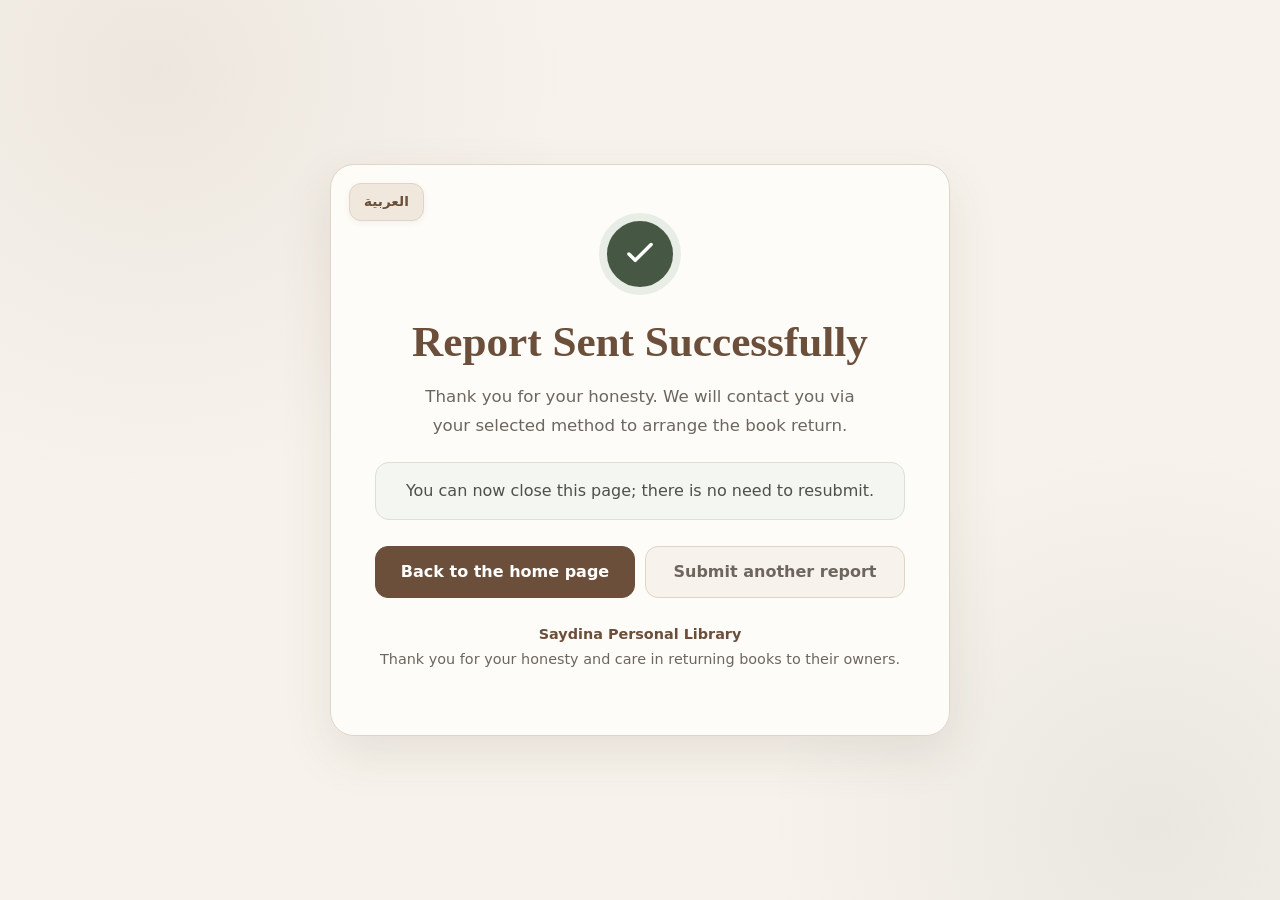
<file: thanks.html>
<!doctype html>
<html lang="ar" dir="rtl">
<head>
  <meta charset="utf-8">
  <meta name="viewport" content="width=device-width, initial-scale=1, viewport-fit=cover">
  <meta name="theme-color" content="#6B4F3A">
  <meta name="robots" content="noindex, nofollow">
  <meta name="description" content="تأكيد نجاح إرسال بلاغ إعادة كتاب.">
  <title>تم إرسال البلاغ | مكتبة شخصية</title>
  <script>
    (function() {
      let savedLang = null;
      try {
        savedLang = localStorage.getItem("kutub-seidina:language");
      } catch (_) {
        savedLang = null;
      }
      const browserLang = (navigator.language || navigator.userLanguage || "ar").startsWith("ar") ? "ar" : "en";
      const activeLang = (savedLang === "ar" || savedLang === "en") ? savedLang : browserLang;
      document.documentElement.lang = activeLang;
      document.documentElement.dir = activeLang === "ar" ? "rtl" : "ltr";
      document.documentElement.classList.remove("ar-active", "en-active");
      document.documentElement.classList.add(activeLang + "-active");
      
      const titles = {
        ar: "تم إرسال البلاغ | مكتبة سَيْدِنا",
        en: "Report Sent | Saydina Library"
      };
      document.title = titles[activeLang];
      
      document.documentElement.classList.add("i18n-pending");
      
      window.setTimeout(function() {
        document.documentElement.classList.remove("i18n-pending");
      }, 1500);
    })();
  </script>

  <link rel="preconnect" href="https://fonts.googleapis.com">
  <link rel="preconnect" href="https://fonts.gstatic.com" crossorigin>
  <link href="https://fonts.googleapis.com/css2?family=Amiri:wght@700&family=Tajawal:wght@400;500;700&display=swap" rel="stylesheet">
  <link rel="stylesheet" href="./assets/css/styles.css">
  <script src="./assets/js/i18n.js" defer></script>
  <script src="./assets/js/thanks.js" defer></script>
</head>
<body class="page-thanks">
  <main class="card">
    <button class="lang-switch" id="langSwitch" aria-label="Switch to English" lang="en" hidden>English</button>
    <div class="success-icon" aria-hidden="true">
      <svg viewBox="0 0 24 24" fill="none" stroke="currentColor" stroke-width="2.2" stroke-linecap="round" stroke-linejoin="round">
        <path d="m5 12 4 4L19 6"/>
      </svg>
    </div>

    <h1 data-i18n="thanks.title">تم إرسال البلاغ بنجاح</h1>
    <p class="lead" data-i18n="thanks.desc">
      شكرًا لأمانتك. سنتواصل معك عبر الوسيلة التي اخترتها لترتيب إعادة الكتاب.
    </p>

    <p class="note" data-i18n="thanks.note">يمكنك الآن إغلاق هذه الصفحة، ولا حاجة إلى إرسال البلاغ مرة أخرى.</p>

    <div class="actions">
      <a class="button button-primary" href="./" data-i18n="thanks.btnHome">العودة إلى الصفحة الرئيسية</a>
      <a class="button button-secondary" href="./#reportFormTitle" data-i18n="thanks.btnAnother">إرسال بلاغ آخر</a>
    </div>

    <p class="library"><strong data-i18n="footer.libraryName">مكتبة سَيْدِنا الشخصية</strong><br><span data-i18n="footer.text">شكرًا لحرصك على إعادة الكتب إلى أصحابها.</span></p>
  </main>
</body>
</html>
</file>
<file: assets/css/styles.css>
/* =========================
   1. Design tokens
   ========================= */
:root {
    --paper: #F7F3EC;
    --card: #FFFDF9;
    --ink: #252525;
    --muted: #6D665E;
    --primary: #6B4F3A;
    --primary-hover: #563D2C;
    --olive: #465744;
    --border: #DED5C8;
    --soft: #F0E8DD;
    --success: #315B3B;
    --shadow: 0 18px 50px rgba(64, 45, 31, 0.10);
    --radius-lg: 24px;
    --radius-md: 16px;
    --focus: 0 0 0 4px rgba(107, 79, 58, 0.20);
}

/* =========================
   2. Reset and base styles
   ========================= */
* {
    box-sizing: border-box;
}

html {
    scroll-behavior: smooth;
}

body {
    margin: 0;
    min-height: 100vh;
    color: var(--ink);
    background:
        radial-gradient(circle at 12% 8%, rgba(107, 79, 58, 0.08), transparent 26rem),
        radial-gradient(circle at 90% 92%, rgba(70, 87, 68, 0.08), transparent 24rem),
        var(--paper);
    font-family: "Tajawal", system-ui, -apple-system, "Segoe UI", sans-serif;
    line-height: 1.75;
    text-rendering: optimizeLegibility;
}

@supports (min-height: 100svh) {
    body {
        min-height: 100svh;
    }
}

button,
a {
    font: inherit;
}

a {
    color: inherit;
}

/* =========================
   3. Shared components
   ========================= */
.page {
    width: min(100% - 28px, 680px);
    margin-inline: auto;
    padding: max(24px, env(safe-area-inset-top)) 0 max(28px, env(safe-area-inset-bottom));
}

.shell {
    overflow: hidden;
    background: rgba(255, 253, 249, 0.92);
    border: 1px solid var(--border);
    border-radius: var(--radius-lg);
    box-shadow: var(--shadow);
    backdrop-filter: blur(10px);
}

.hero {
    position: relative;
    padding: 34px 24px 28px;
    text-align: center;
}

.hero::after {
    content: "";
    display: block;
    width: min(240px, 62%);
    height: 1px;
    margin: 24px auto 0;
    background: linear-gradient(90deg, transparent, var(--border), transparent);
}

.logo {
    display: grid;
    place-items: center;
    width: 78px;
    height: 78px;
    margin: 0 auto 16px;
    color: var(--primary);
    background: var(--soft);
    border: 1px solid var(--border);
    border-radius: 50%;
    box-shadow: inset 0 0 0 7px rgba(255, 253, 249, 0.72);
}

.logo svg {
    width: 44px;
    height: 44px;
}

.library-name {
    margin: 0;
    color: var(--primary);
    font-family: "Amiri", Georgia, serif;
    font-size: clamp(2rem, 8vw, 2.8rem);
    line-height: 1.3;
}

.library-type {
    margin: 4px 0 0;
    color: var(--muted);
    font-size: 0.98rem;
    font-weight: 500;
    letter-spacing: 0.03em;
}

footer {
    padding: 22px 24px 26px;
    color: var(--muted);
    background: rgba(240, 232, 221, 0.52);
    border-top: 1px solid var(--border);
    text-align: center;
    font-size: 0.9rem;
}

footer strong {
    display: block;
    margin-bottom: 3px;
    color: var(--primary);
    font-weight: 700;
}

.toast {
    position: fixed;
    right: 50%;
    bottom: max(22px, env(safe-area-inset-bottom));
    z-index: 10;
    max-width: calc(100% - 32px);
    padding: 11px 16px;
    color: #fff;
    background: var(--success);
    border-radius: 999px;
    box-shadow: 0 10px 30px rgba(37, 37, 37, 0.2);
    opacity: 0;
    pointer-events: none;
    transform: translate(50%, 16px);
    transition: opacity 180ms ease, transform 180ms ease;
}

.toast.show {
    opacity: 1;
    transform: translate(50%, 0);
}

.noscript {
    margin: 12px 24px 24px;
    padding: 12px;
    color: #6B3D2E;
    background: #FFF2EC;
    border: 1px solid #EDC7B8;
    border-radius: 12px;
    text-align: center;
}

/* =========================
   4. Home page
   ========================= */
.page-home main {
    padding: 0 24px 28px;
}

.page-home .message {
    text-align: center;
}

.page-home .message h2 {
    margin: 0 0 10px;
    font-size: clamp(1.45rem, 5vw, 1.9rem);
    line-height: 1.45;
}

.page-home .message p {
    max-width: 520px;
    margin: 0 auto;
    color: var(--muted);
    font-size: 1.02rem;
}

.page-home .main-cta-wrap {
    margin-top: 24px;
}

.page-home .email-alt-section {
    margin-top: 14px;
    text-align: center;
}

.page-home .email-alt-label {
    margin: 0 0 8px;
    color: var(--muted);
    font-size: 0.9rem;
}

.page-home .email-alt-row {
    display: flex;
    align-items: center;
    justify-content: center;
    gap: 10px;
    flex-wrap: wrap;
    direction: inherit;
    flex-direction: row-reverse;
}

.page-home .email-address {
    display: inline-flex;
    align-items: center;
    min-width: 0;
    flex: 1;
    max-width: 420px;
    height: 46px;
    padding: 10px 16px;
    overflow-wrap: anywhere;
    color: var(--ink);
    background: #fff;
    border: 1px solid var(--border);
    border-radius: 12px;
    font-family: ui-monospace, SFMono-Regular, Consolas, monospace;
    font-size: 0.92rem;
    text-decoration: none;
    direction: ltr;
    text-align: left;
    unicode-bidi: isolate;
    transition: border-color 160ms ease, box-shadow 160ms ease;
}

.page-home .email-address:hover {
    border-color: var(--primary);
}

.page-home .email-address:focus-visible,
.page-home .remove-image:focus-visible {
    outline: none;
    box-shadow: var(--focus);
}

.page-home .primary-action {
    display: inline-flex;
    align-items: center;
    justify-content: center;
    gap: 10px;
    width: 100%;
    min-height: 54px;
    padding: 13px 18px;
    color: #fff;
    background: var(--primary);
    border: 0;
    border-radius: 14px;
    text-decoration: none;
    font-weight: 700;
    box-shadow: 0 10px 24px rgba(107, 79, 58, 0.19);
    transition: transform 160ms ease, background 160ms ease, box-shadow 160ms ease;
}

.page-home .primary-action:hover {
    background: var(--primary-hover);
    box-shadow: 0 13px 28px rgba(107, 79, 58, 0.23);
    transform: translateY(-1px);
}

.page-home .primary-action:active {
    transform: translateY(0);
}

.page-home .primary-action:focus-visible {
    outline: none;
    box-shadow: var(--focus);
}

.page-home .primary-action svg {
    flex: 0 0 auto;
    width: 21px;
    height: 21px;
}

.page-home .copy-button svg {
    flex: 0 0 auto;
    width: 21px;
    height: 21px;
}

.page-home .copy-button {
    display: inline-flex;
    align-items: center;
    justify-content: center;
    gap: 7px;
    min-width: 94px;
    height: 46px;
    padding: 10px 16px;
    color: var(--primary);
    background: var(--soft);
    border: 1px solid var(--border);
    border-radius: 12px;
    cursor: pointer;
    font-weight: 700;
    transition: background 160ms ease, transform 160ms ease;
}

.page-home .copy-button:hover {
    background: #E9DED0;
}

.page-home .copy-button:active {
    transform: scale(0.98);
}

.page-home .copy-button:focus-visible {
    outline: none;
    box-shadow: var(--focus);
}

.page-home .steps {
    margin-top: 18px;
    padding: 22px 20px;
    background: var(--card);
    border: 1px solid var(--border);
    border-radius: var(--radius-md);
}

.page-home .section-title {
    display: flex;
    align-items: center;
    gap: 9px;
    margin: 0 0 15px;
    color: var(--olive);
    font-size: 1.12rem;
}

.page-home .section-title svg {
    width: 23px;
    height: 23px;
}

.page-home .steps ol {
    display: grid;
    gap: 0;
    margin: 0;
    padding: 0;
    list-style: none;
    counter-reset: return-steps;
}

.page-home .steps li {
    position: relative;
    min-height: 64px;
    padding-block: 4px 18px;
    padding-inline-start: 48px;
    padding-inline-end: 0;
    color: #49443F;
    counter-increment: return-steps;
}

.page-home .steps li:last-child {
    min-height: 46px;
    padding-block-end: 4px;
}

.page-home .steps li::before {
    content: counter(return-steps);
    position: absolute;
    z-index: 1;
    top: 2px;
    inset-inline-start: 0;
    display: grid;
    place-items: center;
    width: 34px;
    height: 34px;
    color: var(--primary);
    background: var(--soft);
    border: 1px solid var(--border);
    border-radius: 50%;
    font-weight: 700;
}

.page-home .steps li:not(:last-child)::after {
    content: "";
    position: absolute;
    top: 36px;
    inset-inline-start: 16px;
    bottom: 0;
    width: 2px;
    background: var(--border);
}

.page-home .step-title {
    display: block;
    margin-bottom: 2px;
    color: var(--ink);
    font-weight: 700;
}

.page-home .step-description {
    display: block;
    color: #49443F;
}

.page-home .privacy {
    display: flex;
    align-items: flex-start;
    gap: 11px;
    margin-top: 18px;
    padding: 15px 16px;
    color: #4C514A;
    background: #F4F6F1;
    border: 1px solid #D9E0D4;
    border-radius: 14px;
    font-size: 0.92rem;
}

.page-home .privacy svg {
    flex: 0 0 auto;
    width: 22px;
    height: 22px;
    margin-top: 2px;
    color: var(--olive);
}

.page-home .privacy p {
    margin: 0;
}

/* =========================
   5. Report form
   ========================= */
.page-home .report-form-section {
    margin-top: 18px;
    padding: 22px 20px;
    background: linear-gradient(145deg, #FFFDF9, #FAF5EE);
    border: 1px solid var(--border);
    border-radius: var(--radius-md);
}

.page-home .required-note {
    margin: -5px 0 15px;
    color: var(--muted);
    font-size: 0.85rem;
}

.page-home .form-summary-error {
    margin-bottom: 18px;
    padding: 12px 16px;
    color: #9B2C2C;
    background: #FFF5F5;
    border: 1px solid #FEB2B2;
    border-radius: 12px;
    font-size: 0.94rem;
    font-weight: 500;
}


.page-home .form-intro {
    margin: -5px 0 18px;
    color: var(--muted);
    font-size: 0.95rem;
}

.page-home .report-form {
    display: grid;
    gap: 16px;
}

.page-home .form-field {
    display: grid;
    gap: 7px;
}

.page-home .form-field label,
.page-home .form-legend {
    color: var(--ink);
    font-weight: 700;
    font-size: 0.96rem;
}

.page-home .required-asterisk {
    color: #C53030;
    margin-inline-start: 3px;
    font-weight: 700;
}

.page-home .field-hint {
    margin: -3px 0 0;
    color: var(--muted);
    font-size: 0.82rem;
}

.page-home .form-field input,
.page-home .form-field select,
.page-home .form-field textarea {
    width: 100%;
    min-height: 48px;
    padding: 11px 13px;
    color: var(--ink);
    background: #fff;
    border: 1px solid var(--border);
    border-radius: 12px;
    outline: none;
    font: inherit;
    transition: border-color 160ms ease, box-shadow 160ms ease;
}

.page-home .form-field input,
.page-home .form-field select {
    height: 48px;
}

.page-home .form-field textarea {
    min-height: 112px;
    resize: vertical;
}

.page-home .form-field input:focus,
.page-home .form-field select:focus,
.page-home .form-field textarea:focus {
    border-color: var(--primary);
    box-shadow: var(--focus);
}

.page-home .form-field input::placeholder,
.page-home .form-field textarea::placeholder {
    color: #9A9187;
}

/* اتجاه الحقول الفارغة حسب لغة الواجهة */
html[dir="rtl"] .page-home .form-field input:placeholder-shown,
html[dir="rtl"] .page-home .form-field textarea:placeholder-shown {
    direction: rtl;
    text-align: right;
}

html[dir="ltr"] .page-home .form-field input:placeholder-shown,
html[dir="ltr"] .page-home .form-field textarea:placeholder-shown {
    direction: ltr;
    text-align: left;
}

.page-home .reply-grid {
    display: grid;
    grid-template-columns: minmax(0, 0.85fr) minmax(0, 1.4fr);
    gap: 10px;
    align-items: flex-start;
}

.page-home .reply-control {
    display: grid;
    gap: 7px;
}

.page-home .file-input-wrap {
    position: relative;
    display: grid;
    gap: 10px;
}

.page-home .file-input {
    position: absolute;
    width: 1px;
    height: 1px;
    padding: 0;
    margin: -1px;
    overflow: hidden;
    clip: rect(0, 0, 0, 0);
    border: 0;
}

.page-home .custom-file-btn {
    display: flex;
    align-items: center;
    gap: 12px;
    padding: 8px 12px;
    background: var(--paper);
    border: 1px solid var(--border);
    border-radius: var(--radius-sm);
    cursor: pointer;
    transition: border-color 0.15s ease, box-shadow 0.15s ease;
}

.page-home .custom-file-btn:hover {
    border-color: var(--primary);
}

.page-home .file-input:focus-visible + .custom-file-btn {
    outline: none;
    box-shadow: var(--focus);
    border-color: var(--primary);
}

.page-home .file-btn-text {
    padding: 5px 12px;
    color: var(--primary);
    background: var(--soft);
    border: 1px solid var(--border);
    border-radius: 8px;
    font-size: 0.85rem;
    font-weight: 700;
    transition: background 160ms ease;
}

.page-home .custom-file-btn:hover .file-btn-text {
    background: var(--border);
}

.page-home .file-status-text {
    color: var(--muted);
    font-size: 0.9rem;
}

.page-home .file-input-wrap:has(.image-preview.visible) .custom-file-btn {
    display: none;
}

.page-home .image-preview {
    display: none;
    align-items: center;
    gap: 12px;
    padding: 10px;
    background: #fff;
    border: 1px solid var(--border);
    border-radius: 12px;
}

.page-home .image-preview.visible {
    display: flex;
}

.page-home .image-preview img {
    width: 64px;
    height: 64px;
    flex: 0 0 auto;
    object-fit: cover;
    border: 1px solid var(--border);
    border-radius: 10px;
}

.page-home .image-preview-text {
    min-width: 0;
    color: var(--muted);
    font-size: 0.84rem;
    overflow-wrap: anywhere;
}

.page-home .submit-report {
    display: inline-flex;
    align-items: center;
    justify-content: center;
    gap: 9px;
    width: 100%;
    min-height: 52px;
    padding: 12px 18px;
    color: #fff;
    background: var(--olive);
    border: 0;
    border-radius: 13px;
    cursor: pointer;
    font-weight: 700;
    box-shadow: 0 9px 22px rgba(70, 87, 68, 0.18);
    transition: transform 160ms ease, filter 160ms ease;
}

.page-home .submit-report:hover {
    filter: brightness(0.94);
    transform: translateY(-1px);
}

.page-home .submit-report:active {
    transform: translateY(0);
}

.page-home .submit-report:focus-visible {
    outline: none;
    box-shadow: 0 0 0 4px rgba(70, 87, 68, 0.22);
}

.page-home .submit-report svg {
    width: 21px;
    height: 21px;
}

.page-home .submit-help {
    margin: -10px 0 0;
    color: var(--muted);
    text-align: center;
    font-size: 0.8rem;
}

.page-home .form-note {
    margin: -4px 0 0;
    color: var(--muted);
    text-align: center;
    font-size: 0.8rem;
}

.page-home .field-error {
    margin: -2px 0 0;
    color: #9B2C2C;
    font-size: 0.82rem;
    font-weight: 500;
}

.page-home .field-error[hidden] {
    display: none;
}

.page-home .form-field.has-error input,
.page-home .form-field.has-error select,
.page-home .form-field.has-error textarea {
    border-color: #B44B4B;
    box-shadow: 0 0 0 3px rgba(180, 75, 75, 0.12);
}

.page-home .reply-control {
    display: grid;
    gap: 7px;
    min-width: 0;
}

.page-home .counter-row {
    display: flex;
    justify-content: flex-end;
    margin-top: -4px;
    color: var(--muted);
    direction: ltr;
    font-size: 0.78rem;
}

.page-home .image-preview-details {
    display: grid;
    min-width: 0;
    flex: 1;
    gap: 5px;
}

.page-home .remove-image {
    justify-self: start;
    padding: 4px 9px;
    color: #8B3535;
    background: #FFF4F2;
    border: 1px solid #E8C3BE;
    border-radius: 8px;
    cursor: pointer;
    font: inherit;
    font-size: 0.78rem;
    font-weight: 700;
}

.page-home .remove-image:hover {
    background: #FCE9E6;
}

.page-home .submit-report:disabled {
    cursor: wait;
    filter: saturate(0.65);
    opacity: 0.78;
    transform: none;
}

.page-home .submit-spinner {
    display: none;
    width: 18px;
    height: 18px;
    border: 2px solid rgba(255, 255, 255, 0.42);
    border-top-color: #fff;
    border-radius: 50%;
    animation: submit-spin 750ms linear infinite;
}

.page-home .submit-report.is-loading > svg {
    display: none;
}

.page-home .submit-report.is-loading .submit-spinner {
    display: inline-block;
}

@keyframes submit-spin {
    to {
        transform: rotate(360deg);
    }
}

/* =========================
   6. Success page
   ========================= */
.page-thanks {
    display: grid;
    place-items: center;
    padding: max(24px, env(safe-area-inset-top)) 14px max(24px, env(safe-area-inset-bottom));
}

.page-thanks .card {
    position: relative;
    width: min(100%, 620px);
    padding: clamp(28px, 7vw, 48px) clamp(20px, 6vw, 44px);
    text-align: center;
    background: rgba(255, 253, 249, 0.94);
    border: 1px solid var(--border);
    border-radius: 24px;
    box-shadow: var(--shadow);
}

.page-thanks .success-icon {
    display: grid;
    place-items: center;
    width: 82px;
    height: 82px;
    margin: 0 auto 18px;
    color: #fff;
    background: var(--olive);
    border: 8px solid #E8EDE5;
    border-radius: 50%;
}

.page-thanks .success-icon svg {
    width: 38px;
    height: 38px;
}

.page-thanks h1 {
    margin: 0 0 10px;
    color: var(--primary);
    font-family: "Amiri", Georgia, serif;
    font-size: clamp(2rem, 8vw, 2.7rem);
    line-height: 1.35;
}

.page-thanks .lead {
    margin: 0 auto;
    max-width: 470px;
    color: var(--muted);
    font-size: 1.04rem;
}

.page-thanks .note {
    margin: 22px 0 0;
    padding: 14px 16px;
    color: #4C514A;
    background: #F4F6F1;
    border: 1px solid #D9E0D4;
    border-radius: 14px;
}

.page-thanks .actions {
    display: grid;
    grid-template-columns: 1fr 1fr;
    gap: 10px;
    margin-top: 26px;
}

.page-thanks .button {
    display: inline-flex;
    align-items: center;
    justify-content: center;
    min-height: 50px;
    padding: 11px 16px;
    border: 1px solid var(--border);
    border-radius: 13px;
    text-decoration: none;
    font-weight: 700;
}

.page-thanks .button-primary {
    color: #fff;
    background: var(--primary);
    border-color: var(--primary);
}

.page-thanks .button-primary:hover {
    background: var(--primary-hover);
}

.page-thanks .button-secondary {
    color: var(--muted);
    background: var(--paper);
    border-color: var(--border);
    transition: background 160ms ease, color 160ms ease;
}

.page-thanks .button-secondary:hover {
    background: var(--soft);
    color: var(--primary);
}

.page-thanks .button:focus-visible {
    outline: none;
    box-shadow: 0 0 0 3px rgba(107, 79, 58, 0.35);
}

.page-thanks .library {
    margin-top: 24px;
    color: var(--muted);
    font-size: 0.9rem;
}

.page-thanks .library strong {
    color: var(--primary);
}

/* =========================
   7. Responsive design
   ========================= */
@media (max-width: 480px) {
    .page {
        width: min(100% - 18px, 680px);
        padding-top: 10px;
    }

    .shell {
        border-radius: 20px;
    }

    .hero {
        padding: 28px 18px 24px;
    }

    .page-home main {
        padding-inline: 16px;
    }

    .page-home .email-alt-section,
    .page-home .steps,
    .page-home .report-form-section {
        padding-inline: 15px;
    }

    .page-home .email-alt-row {
        flex-direction: column;
    }

    .page-home .email-address,
    .page-home .copy-button {
        width: 100%;
        text-align: center;
    }

    .page-home .email-address {
        justify-content: center;
    }

    .page-thanks .actions {
        grid-template-columns: 1fr;
    }
}

/* =========================
   8. Reduced motion
   ========================= */
@media (prefers-reduced-motion: reduce) {
    html {
        scroll-behavior: auto;
    }

    *,
    *::before,
    *::after {
        transition-duration: 0.01ms !important;
        animation-duration: 0.01ms !important;
        animation-iteration-count: 1 !important;
    }
}

/* =========================
   9. Localization and Language Switching
   ========================= */
html.i18n-pending body {
    visibility: hidden !important;
}

.lang-switch {
    position: absolute;
    inset-block-start: 18px;
    inset-inline-start: 18px;
    background: var(--soft);
    border: 1px solid var(--border);
    color: var(--primary);
    padding: 6px 14px;
    font-size: 0.85rem;
    font-weight: 700;
    border-radius: 12px;
    cursor: pointer;
    transition: all 0.2s ease-in-out;
    box-shadow: 0 2px 6px rgba(64, 45, 31, 0.06);
    z-index: 10;
}

.lang-switch:hover {
    background: var(--primary);
    color: var(--paper);
    border-color: var(--primary);
    transform: translateY(-1px);
}

.lang-switch:active {
    transform: translateY(0);
}

.lang-switch:focus-visible {
    outline: none;
    box-shadow: var(--focus);
}

/* Draft Notice */
.draft-notice {
    display: flex;
    align-items: center;
    justify-content: space-between;
    gap: 16px;
    margin-bottom: 24px;
    padding: 14px 18px;
    background: #FAF8F5;
    border: 1px dashed var(--border);
    border-radius: var(--radius-md);
    box-shadow: 0 2px 8px rgba(107, 79, 58, 0.03);
}

.draft-notice[hidden] {
    display: none !important;
}

.draft-notice-content {
    display: flex;
    flex-direction: column;
    gap: 4px;
    text-align: start;
}

.draft-text {
    font-size: 0.92rem;
    color: var(--ink);
    font-weight: 500;
}

.draft-image-warning {
    font-size: 0.85rem;
    color: #9B2C2C;
    font-weight: 700;
}

.btn-clear-draft {
    flex-shrink: 0;
    background: none;
    border: none;
    color: #A33A3A;
    font-size: 0.88rem;
    font-weight: 700;
    cursor: pointer;
    padding: 6px 12px;
    border-radius: 8px;
    transition: all 0.15s ease;
}

.btn-clear-draft:hover {
    background-color: #FDF2F2;
    color: #C53030;
}

.btn-clear-draft:focus-visible {
    outline: none;
    box-shadow: 0 0 0 2px rgba(197, 48, 48, 0.25);
}

/* English Language Overrides */
html.en-active body {
    font-family: system-ui, -apple-system, "Segoe UI", Arial, sans-serif;
}

html.en-active .library-name,
html.en-active .page-thanks h1 {
    font-family: Georgia, "Times New Roman", serif;
}

@media (max-width: 600px) {
    .page-home .reply-grid {
        grid-template-columns: minmax(0, 1fr);
        gap: 16px;
    }

    .page-home .reply-control {
        width: 100%;
        min-width: 0;
    }

    .page-home .reply-control input,
    .page-home .reply-control select {
        width: 100%;
    }
}

@media (max-width: 480px) {
    .page-home .email-alt-row {
        flex-direction: column;
    }

    .draft-notice {
        flex-direction: column;
        align-items: stretch;
        gap: 12px;
    }

    .btn-clear-draft {
        align-self: flex-start;
        padding: 8px 12px;
        background: #FDF2F2;
        color: #C53030;
        text-align: center;
        width: 100%;
    }
}
</file>
